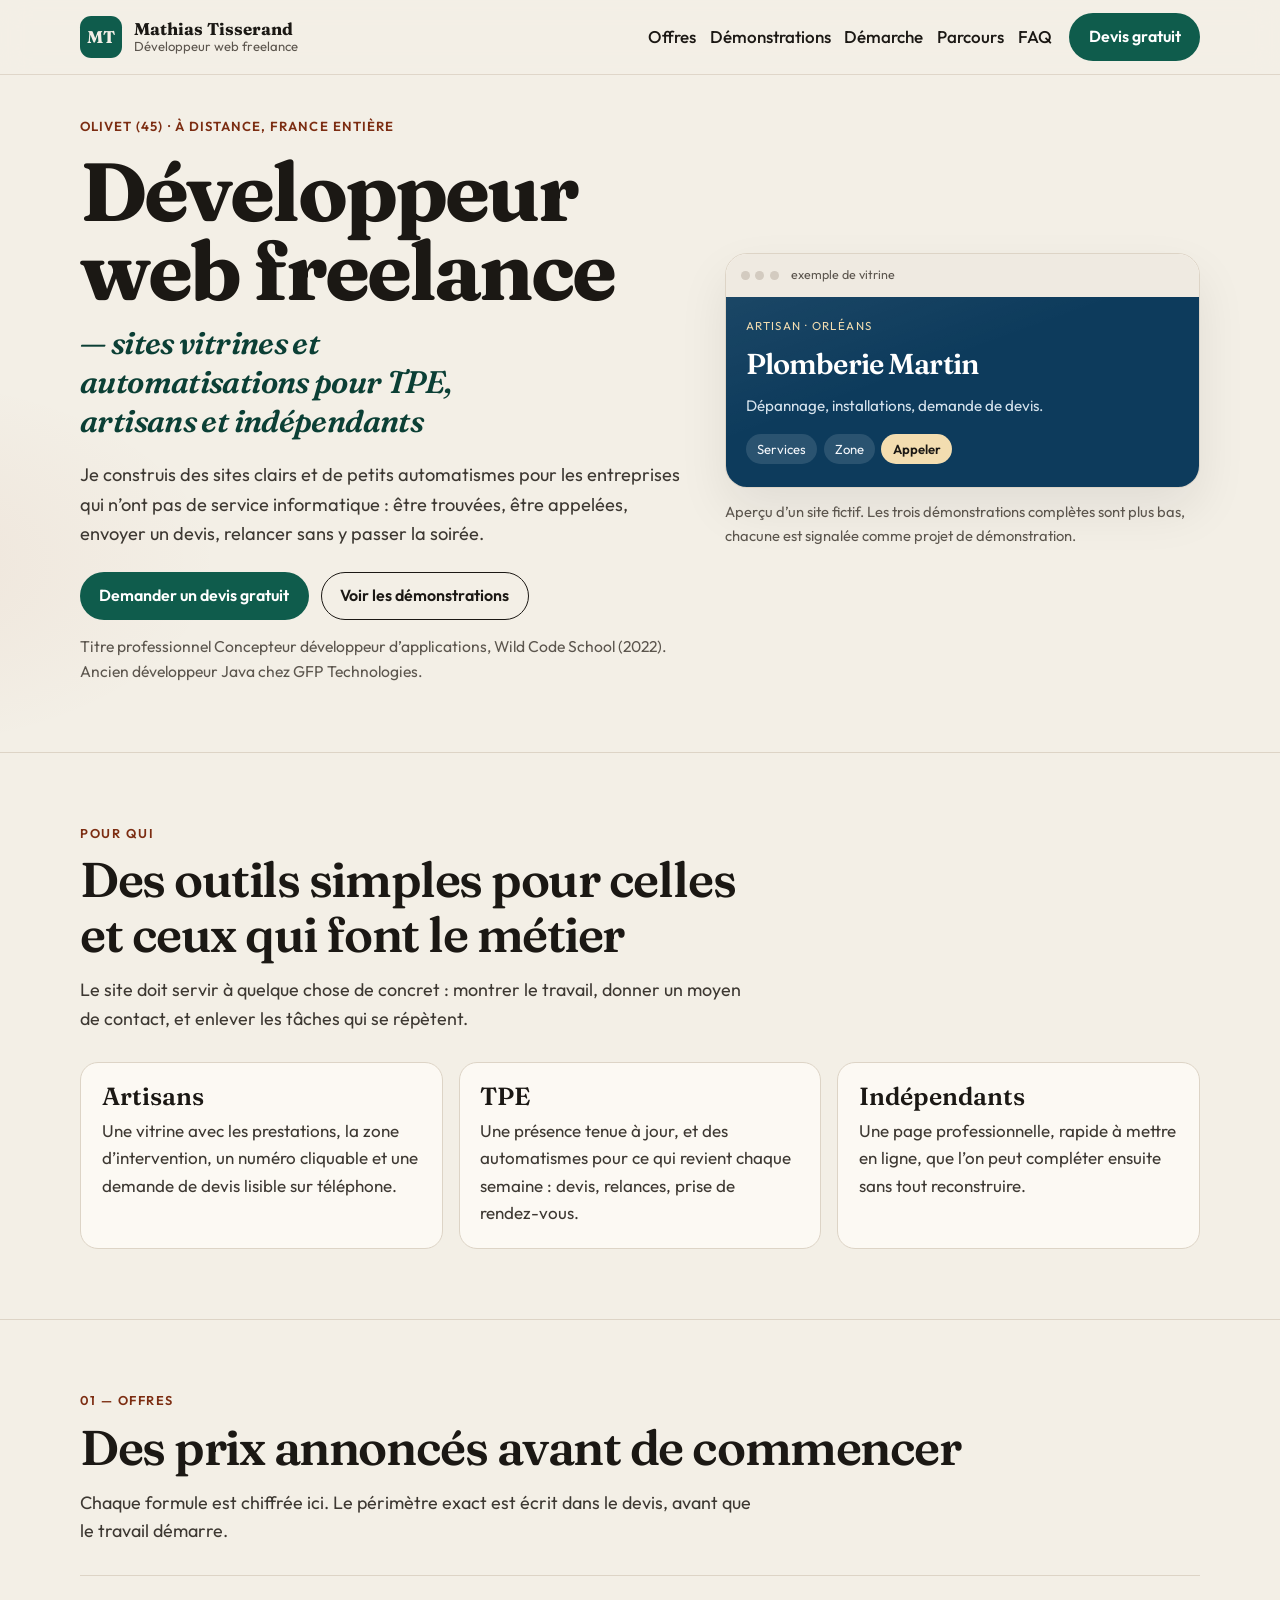
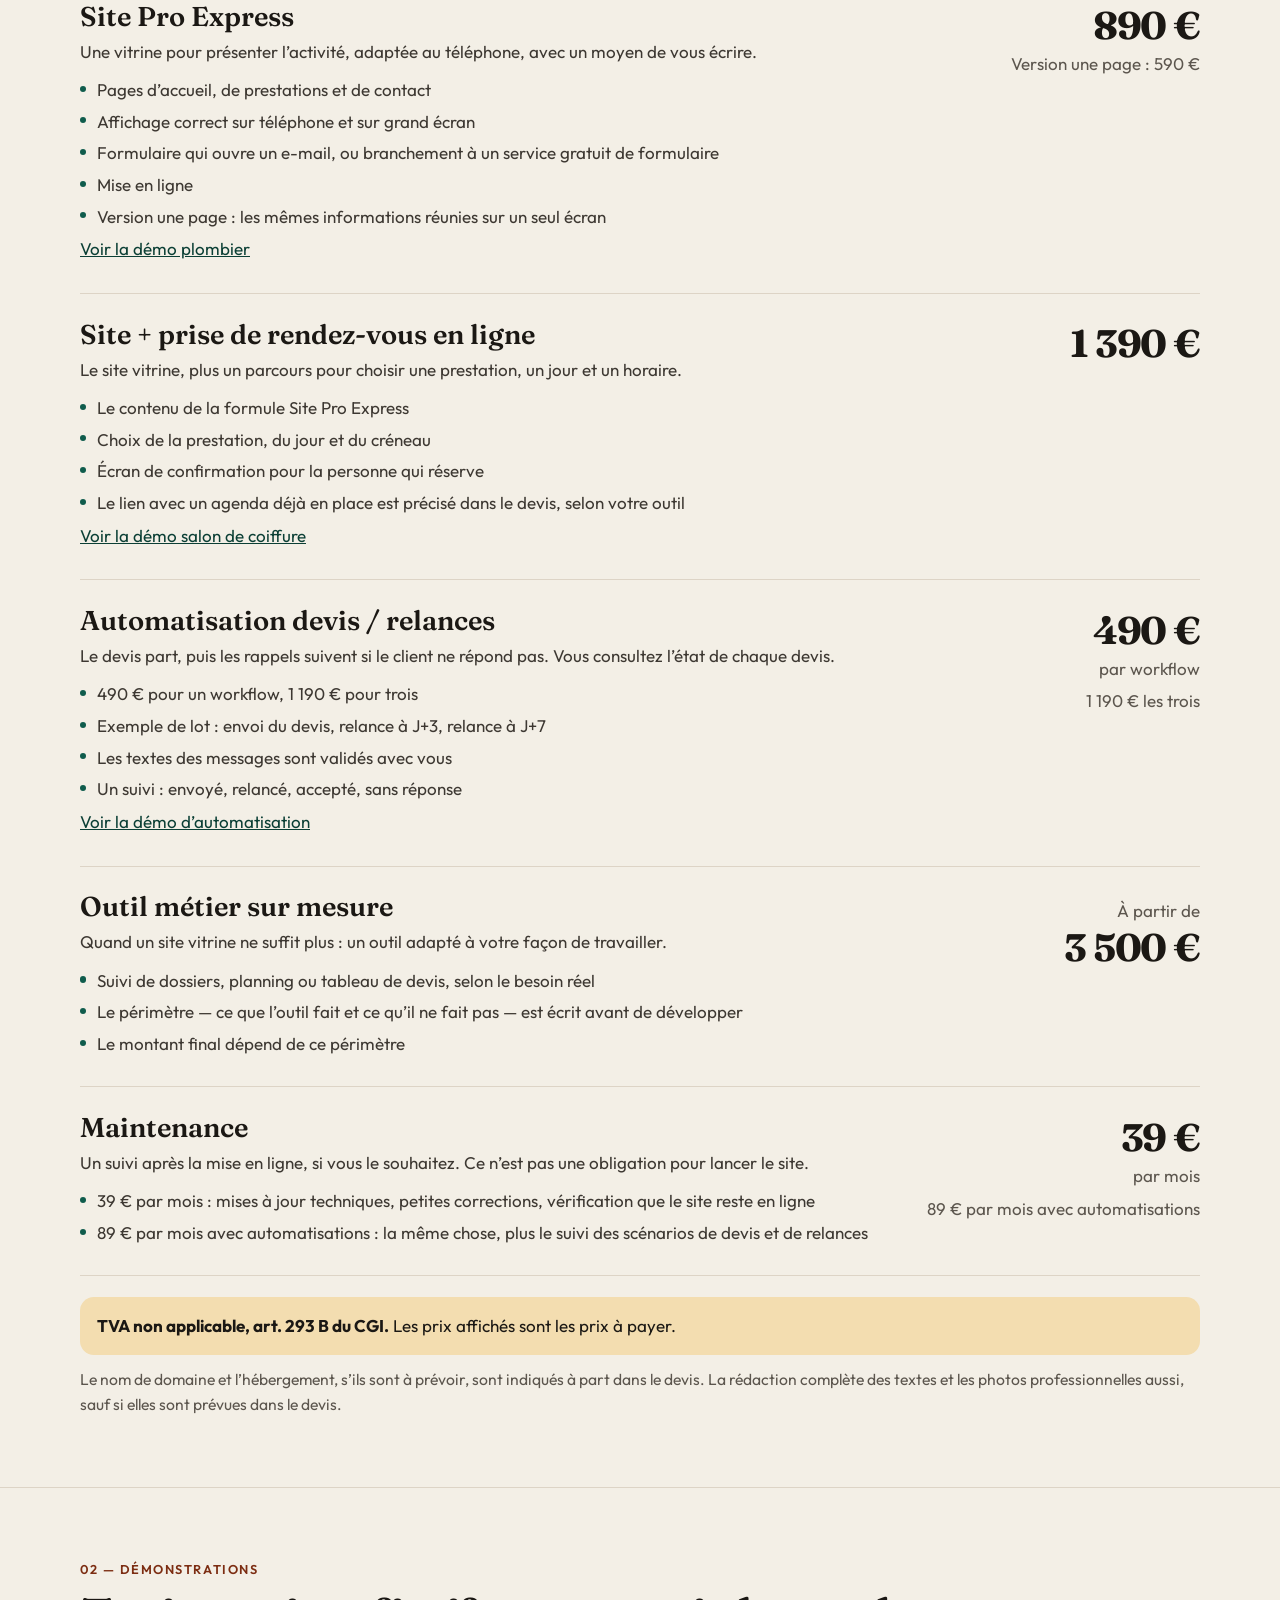
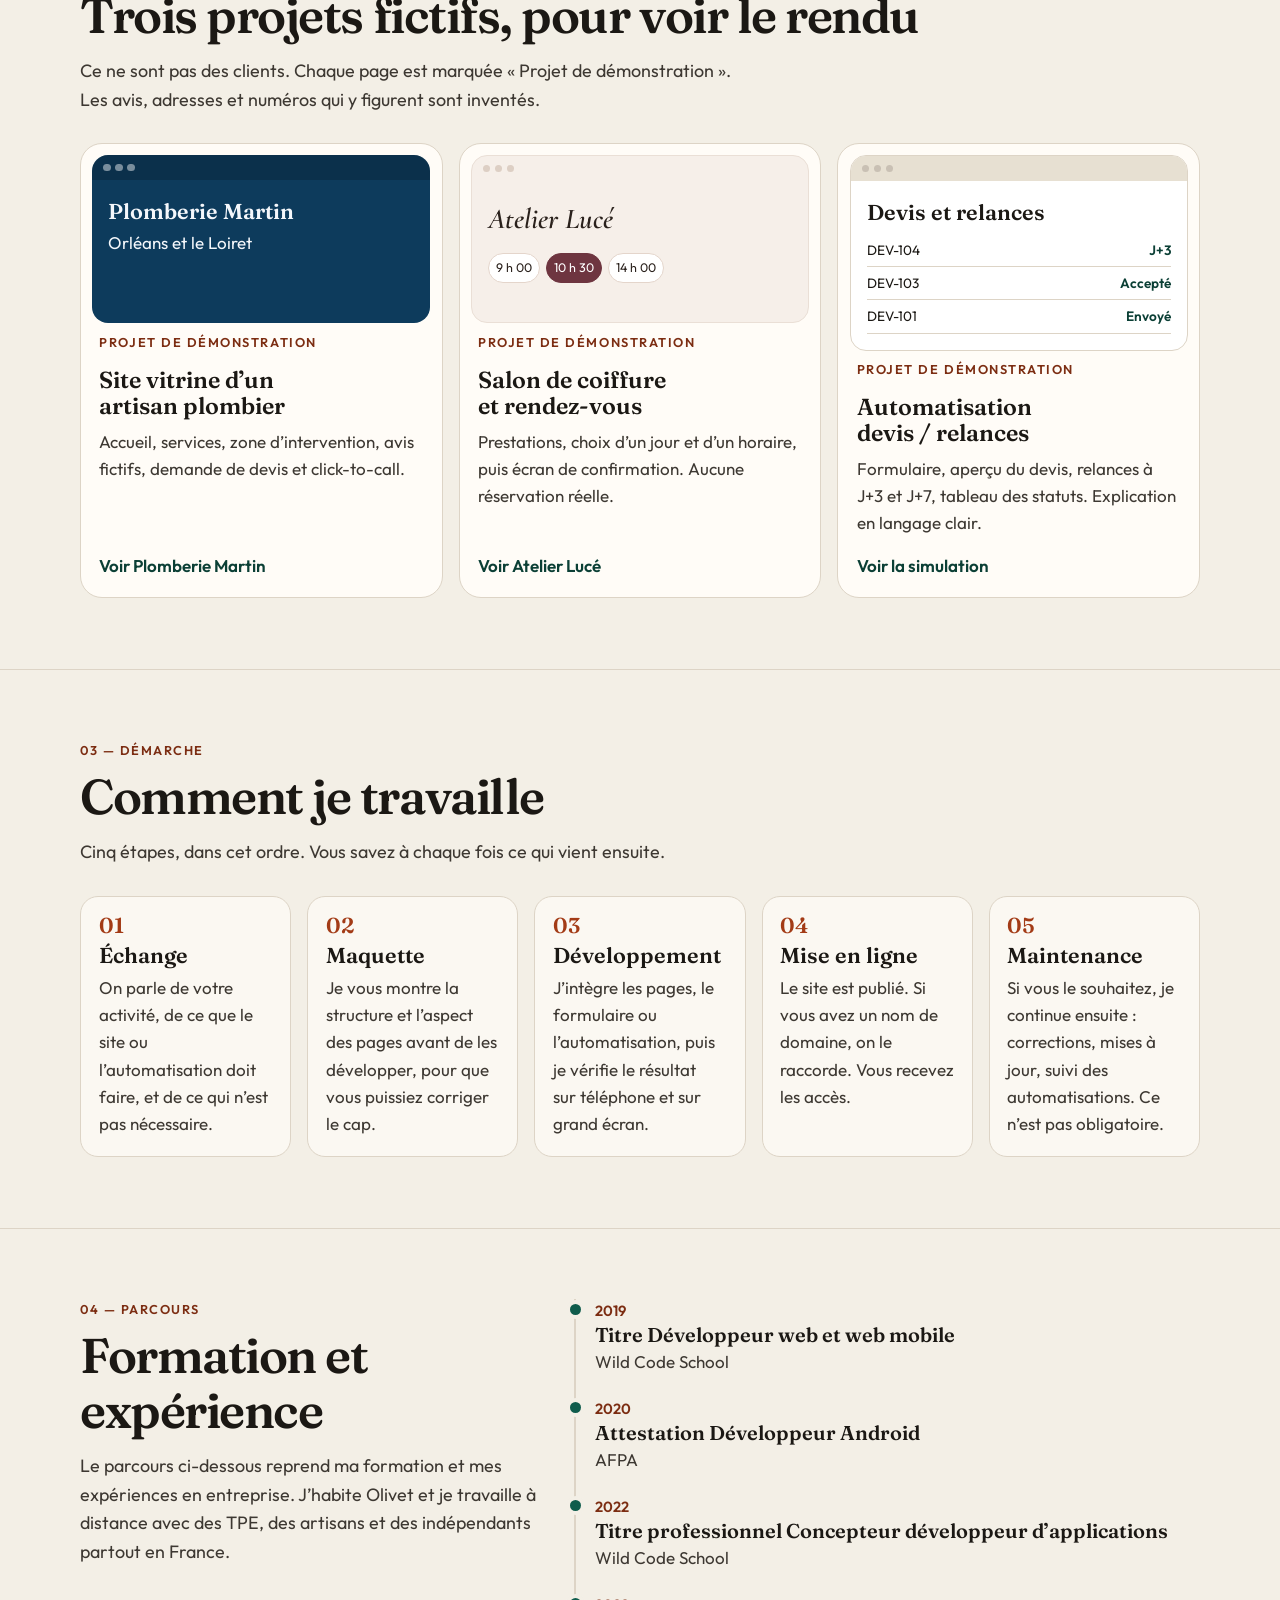
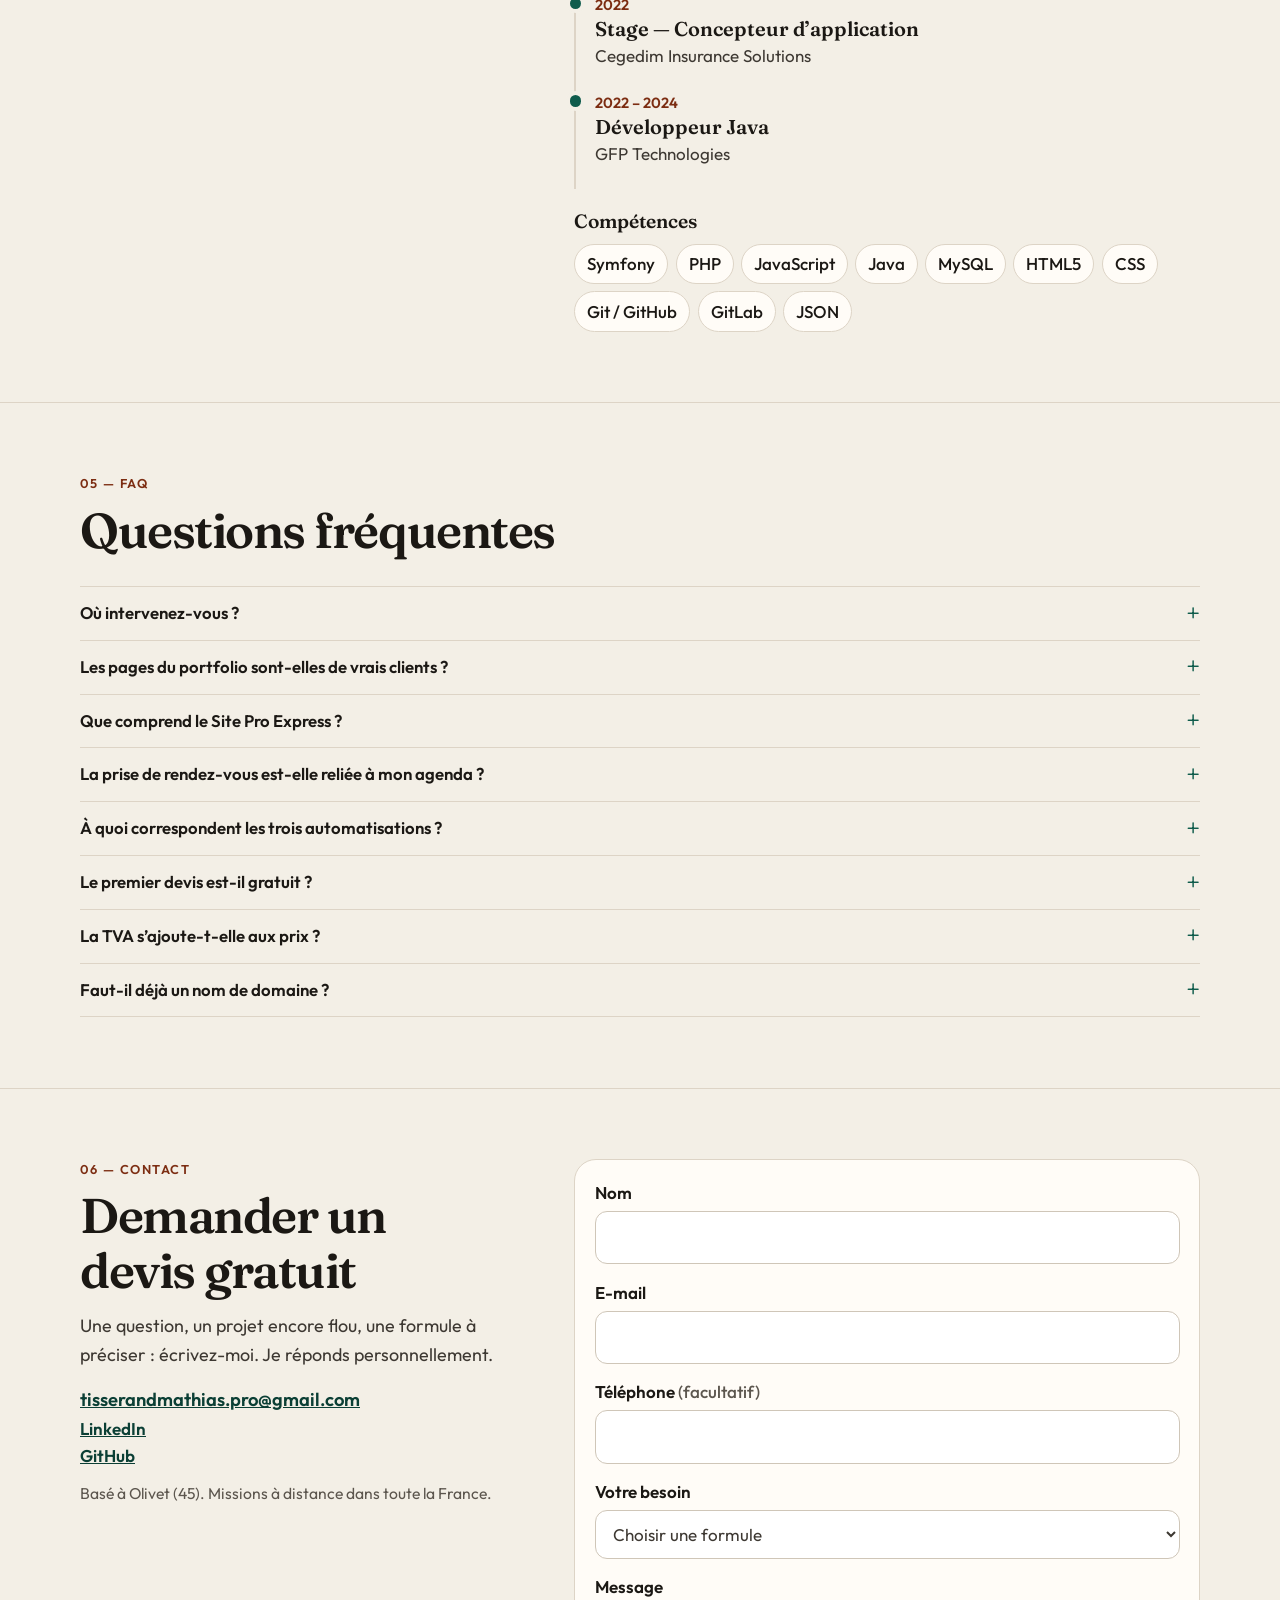
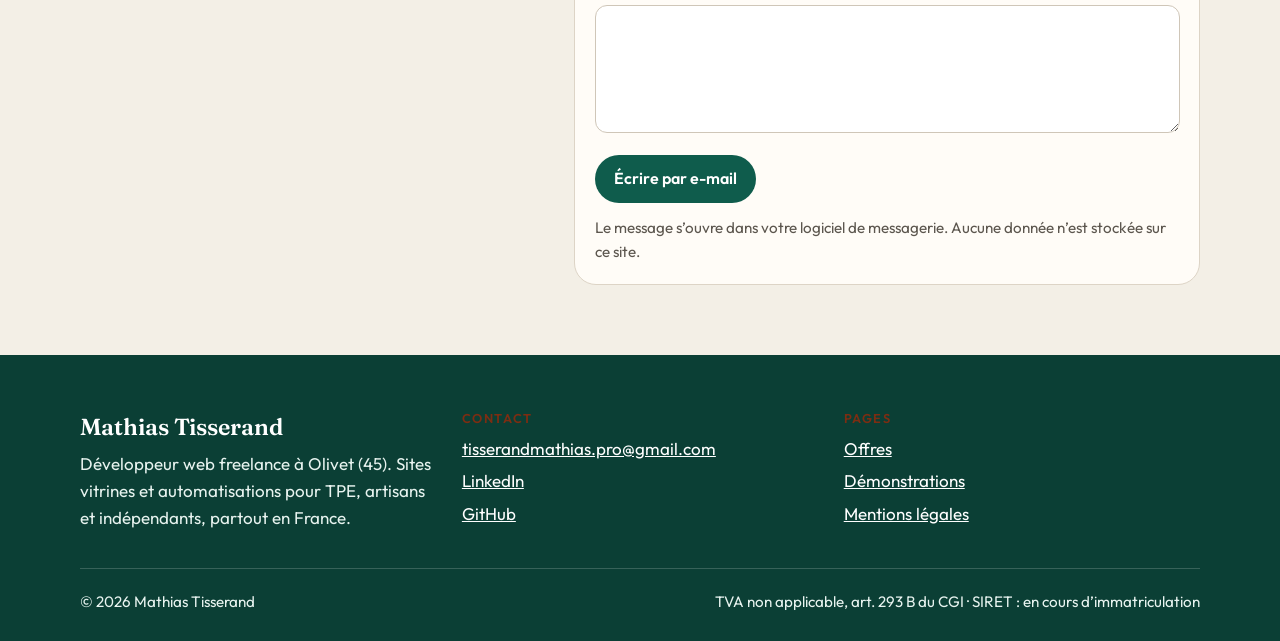
<file: index.html>
<!DOCTYPE html>
<html lang="fr">
<head>
  <meta charset="utf-8">
  <meta name="viewport" content="width=device-width, initial-scale=1">
  <title>Mathias Tisserand — Développeur web freelance à Olivet</title>
  <meta name="description" content="Développeur web freelance à Olivet (45). Sites vitrines et automatisations pour TPE, artisans et indépendants, partout en France. Devis gratuit.">
  <meta name="author" content="Mathias Tisserand">
  <meta name="robots" content="index, follow">
  <meta name="theme-color" content="#0f5c4c">
  <meta name="geo.region" content="FR-45">
  <meta name="geo.placename" content="Olivet">
  <link rel="canonical" href="https://tisserandmat.github.io/">
  <link rel="icon" href="/favicon.svg" type="image/svg+xml">
  <link rel="icon" href="/favicon.ico" sizes="any">
  <link rel="apple-touch-icon" href="/assets/apple-touch-icon.png">
  <link rel="manifest" href="/site.webmanifest">
  <meta property="og:type" content="website">
  <meta property="og:locale" content="fr_FR">
  <meta property="og:site_name" content="Mathias Tisserand">
  <meta property="og:title" content="Mathias Tisserand — Développeur web freelance">
  <meta property="og:description" content="Sites vitrines et automatisations pour TPE, artisans et indépendants. Basé à Olivet, à distance dans toute la France.">
  <meta property="og:url" content="https://tisserandmat.github.io/">
  <meta property="og:image" content="https://tisserandmat.github.io/assets/og-image.png">
  <meta property="og:image:width" content="1200">
  <meta property="og:image:height" content="630">
  <meta property="og:image:alt" content="Mathias Tisserand, développeur web freelance à Olivet. Sites vitrines et automatisations pour TPE, artisans et indépendants.">
  <meta name="twitter:card" content="summary_large_image">
  <meta name="twitter:title" content="Mathias Tisserand — Développeur web freelance">
  <meta name="twitter:description" content="Sites vitrines et automatisations pour TPE, artisans et indépendants. Olivet (45), France entière.">
  <meta name="twitter:image" content="https://tisserandmat.github.io/assets/og-image.png">
  <link rel="me" href="https://github.com/Tisserandmat">
  <link rel="stylesheet" href="/css/fonts.css">
  <link rel="stylesheet" href="/css/fonts-cormorant.css">
  <link rel="stylesheet" href="/css/styles.css">
  <script type="application/ld+json">
  {
    "@context": "https://schema.org",
    "@type": "ProfessionalService",
    "name": "Mathias Tisserand",
    "description": "Développeur web freelance — sites vitrines et automatisations pour TPE, artisans et indépendants.",
    "url": "https://tisserandmat.github.io/",
    "email": "tisserandmathias.pro@gmail.com",
    "image": "https://tisserandmat.github.io/assets/og-image.png",
    "address": {
      "@type": "PostalAddress",
      "addressLocality": "Olivet",
      "postalCode": "45160",
      "addressRegion": "Loiret",
      "addressCountry": "FR"
    },
    "areaServed": {
      "@type": "Country",
      "name": "France"
    },
    "sameAs": [
      "https://www.linkedin.com/in/mathias-tisserand-472317198",
      "https://github.com/Tisserandmat"
    ],
    "knowsAbout": ["Symfony", "PHP", "JavaScript", "Java", "MySQL", "HTML5", "CSS", "Git", "GitHub", "GitLab", "JSON"],
    "makesOffer": [
      {
        "@type": "Offer",
        "name": "Site Pro Express",
        "price": "890",
        "priceCurrency": "EUR",
        "description": "Site vitrine. Version une page : 590 EUR. TVA non applicable, art. 293 B du CGI."
      },
      {
        "@type": "Offer",
        "name": "Site + prise de rendez-vous en ligne",
        "price": "1390",
        "priceCurrency": "EUR"
      },
      {
        "@type": "Offer",
        "name": "Automatisation devis/relances",
        "price": "490",
        "priceCurrency": "EUR",
        "description": "490 EUR par workflow, 1190 EUR les trois."
      },
      {
        "@type": "Offer",
        "name": "Outil métier sur mesure",
        "price": "3500",
        "priceCurrency": "EUR",
        "description": "À partir de 3500 EUR."
      },
      {
        "@type": "Offer",
        "name": "Maintenance",
        "price": "39",
        "priceCurrency": "EUR",
        "description": "39 EUR par mois, ou 89 EUR par mois avec automatisations."
      }
    ]
  }
  </script>
</head>
<body>
  <a class="skip-link" href="#contenu">Aller au contenu</a>
  <header class="site-header">
    <div class="wrap header-bar">
      <a class="logo" href="/">
        <span class="logo__mark" aria-hidden="true">MT</span>
        <span class="logo__text">
          <span class="logo__name">Mathias Tisserand</span>
          <span class="logo__role">Développeur web freelance</span>
        </span>
      </a>
      <nav class="nav" aria-label="Navigation principale">
        <a href="#offres">Offres</a>
        <a href="#demos">Démonstrations</a>
        <a href="#demarche">Démarche</a>
        <a href="#parcours">Parcours</a>
        <a href="#faq">FAQ</a>
        <a class="btn btn-primary nav-cta" href="#contact">Devis gratuit</a>
      </nav>
    </div>
  </header>

  <main id="contenu" tabindex="-1">
    <section class="hero">
      <div class="wrap hero-grid">
        <div>
          <p class="eyebrow">Olivet (45) · à distance, France entière</p>
          <h1>
            <span class="h1-title">Développeur web freelance</span>
            <span class="h1-position">— sites vitrines et automatisations pour TPE, artisans et indépendants</span>
          </h1>
          <p class="lead">Je construis des sites clairs et de petits automatismes pour les entreprises qui n’ont pas de service informatique&nbsp;: être trouvées, être appelées, envoyer un devis, relancer sans y passer la soirée.</p>
          <div class="hero__actions">
            <a class="btn btn-primary" href="#contact">Demander un devis gratuit</a>
            <a class="btn btn-ghost" href="#demos">Voir les démonstrations</a>
          </div>
          <p class="credentials">Titre professionnel Concepteur développeur d’applications, Wild Code School (2022). Ancien développeur Java chez GFP Technologies.</p>
        </div>
        <div class="hero-aside">
          <div class="browser">
            <div class="browser__bar" aria-hidden="true">
              <span></span><span></span><span></span>
              <em>exemple de vitrine</em>
            </div>
            <div class="browser__body">
              <p class="browser__kicker">Artisan · Orléans</p>
              <p class="browser__title">Plomberie Martin</p>
              <p class="browser__text">Dépannage, installations, demande de devis.</p>
              <div class="browser__pills" aria-hidden="true">
                <span>Services</span>
                <span>Zone</span>
                <span class="is-solid">Appeler</span>
              </div>
            </div>
          </div>
          <p class="aside-note">Aperçu d’un site fictif. Les trois démonstrations complètes sont plus bas, chacune est signalée comme projet de démonstration.</p>
        </div>
      </div>
    </section>

    <section class="section" id="pour-qui">
      <div class="wrap">
        <header class="section-head">
          <p class="kicker">Pour qui</p>
          <h2>Des outils simples pour celles et ceux qui font le métier</h2>
          <p class="section-lead">Le site doit servir à quelque chose de concret&nbsp;: montrer le travail, donner un moyen de contact, et enlever les tâches qui se répètent.</p>
        </header>
        <div class="cards-3">
          <article class="card">
            <h3>Artisans</h3>
            <p>Une vitrine avec les prestations, la zone d’intervention, un numéro cliquable et une demande de devis lisible sur téléphone.</p>
          </article>
          <article class="card">
            <h3>TPE</h3>
            <p>Une présence tenue à jour, et des automatismes pour ce qui revient chaque semaine&nbsp;: devis, relances, prise de rendez-vous.</p>
          </article>
          <article class="card">
            <h3>Indépendants</h3>
            <p>Une page professionnelle, rapide à mettre en ligne, que l’on peut compléter ensuite sans tout reconstruire.</p>
          </article>
        </div>
      </div>
    </section>

    <section class="section" id="offres">
      <div class="wrap">
        <header class="section-head">
          <p class="kicker">01 — Offres</p>
          <h2>Des prix annoncés avant de commencer</h2>
          <p class="section-lead">Chaque formule est chiffrée ici. Le périmètre exact est écrit dans le devis, avant que le travail démarre.</p>
        </header>

        <div class="offer-list">
          <article class="offer">
            <div>
              <h3>Site Pro Express</h3>
              <p>Une vitrine pour présenter l’activité, adaptée au téléphone, avec un moyen de vous écrire.</p>
              <ul>
                <li>Pages d’accueil, de prestations et de contact</li>
                <li>Affichage correct sur téléphone et sur grand écran</li>
                <li>Formulaire qui ouvre un e-mail, ou branchement à un service gratuit de formulaire</li>
                <li>Mise en ligne</li>
                <li>Version une page&nbsp;: les mêmes informations réunies sur un seul écran</li>
              </ul>
              <p class="offer__links"><a href="/demos/plomberie-martin/">Voir la démo plombier</a></p>
            </div>
            <p class="offer__price">
              <strong>890&nbsp;€</strong>
              <span class="price-detail">Version une page&nbsp;: 590&nbsp;€</span>
            </p>
          </article>

          <article class="offer">
            <div>
              <h3>Site + prise de rendez-vous en ligne</h3>
              <p>Le site vitrine, plus un parcours pour choisir une prestation, un jour et un horaire.</p>
              <ul>
                <li>Le contenu de la formule Site Pro Express</li>
                <li>Choix de la prestation, du jour et du créneau</li>
                <li>Écran de confirmation pour la personne qui réserve</li>
                <li>Le lien avec un agenda déjà en place est précisé dans le devis, selon votre outil</li>
              </ul>
              <p class="offer__links"><a href="/demos/atelier-luce/">Voir la démo salon de coiffure</a></p>
            </div>
            <p class="offer__price">
              <strong>1&nbsp;390&nbsp;€</strong>
            </p>
          </article>

          <article class="offer">
            <div>
              <h3>Automatisation devis / relances</h3>
              <p>Le devis part, puis les rappels suivent si le client ne répond pas. Vous consultez l’état de chaque devis.</p>
              <ul>
                <li>490&nbsp;€ pour un workflow, 1&nbsp;190&nbsp;€ pour trois</li>
                <li>Exemple de lot&nbsp;: envoi du devis, relance à J+3, relance à J+7</li>
                <li>Les textes des messages sont validés avec vous</li>
                <li>Un suivi&nbsp;: envoyé, relancé, accepté, sans réponse</li>
              </ul>
              <p class="offer__links"><a href="/demos/automatisation-devis/">Voir la démo d’automatisation</a></p>
            </div>
            <p class="offer__price">
              <strong>490&nbsp;€</strong>
              <span class="price-detail">par workflow</span>
              <span class="price-detail">1&nbsp;190&nbsp;€ les trois</span>
            </p>
          </article>

          <article class="offer">
            <div>
              <h3>Outil métier sur mesure</h3>
              <p>Quand un site vitrine ne suffit plus&nbsp;: un outil adapté à votre façon de travailler.</p>
              <ul>
                <li>Suivi de dossiers, planning ou tableau de devis, selon le besoin réel</li>
                <li>Le périmètre — ce que l’outil fait et ce qu’il ne fait pas — est écrit avant de développer</li>
                <li>Le montant final dépend de ce périmètre</li>
              </ul>
            </div>
            <p class="offer__price">
              <span class="price-prefix">À partir de</span>
              <strong>3&nbsp;500&nbsp;€</strong>
            </p>
          </article>

          <article class="offer">
            <div>
              <h3>Maintenance</h3>
              <p>Un suivi après la mise en ligne, si vous le souhaitez. Ce n’est pas une obligation pour lancer le site.</p>
              <ul>
                <li>39&nbsp;€ par mois&nbsp;: mises à jour techniques, petites corrections, vérification que le site reste en ligne</li>
                <li>89&nbsp;€ par mois avec automatisations&nbsp;: la même chose, plus le suivi des scénarios de devis et de relances</li>
              </ul>
            </div>
            <p class="offer__price">
              <strong>39&nbsp;€</strong>
              <span class="price-detail">par mois</span>
              <span class="price-detail">89&nbsp;€ par mois avec automatisations</span>
            </p>
          </article>
        </div>

        <p class="tva-note"><strong>TVA non applicable, art.&nbsp;293&nbsp;B du CGI.</strong> Les prix affichés sont les prix à payer.</p>
        <p class="fine-print">Le nom de domaine et l’hébergement, s’ils sont à prévoir, sont indiqués à part dans le devis. La rédaction complète des textes et les photos professionnelles aussi, sauf si elles sont prévues dans le devis.</p>
      </div>
    </section>

    <section class="section" id="demos">
      <div class="wrap">
        <header class="section-head">
          <p class="kicker">02 — Démonstrations</p>
          <h2>Trois projets fictifs, pour voir le rendu</h2>
          <p class="section-lead">Ce ne sont pas des clients. Chaque page est marquée «&nbsp;Projet de démonstration&nbsp;». Les avis, adresses et numéros qui y figurent sont inventés.</p>
        </header>
        <div class="demo-grid">
          <a class="demo-card" href="/demos/plomberie-martin/">
            <div class="mock mock--plumb" aria-hidden="true">
              <div class="mock__top"><span></span><span></span><span></span></div>
              <div class="mock__body">
                <strong>Plomberie Martin</strong>
                <span>Orléans et le Loiret</span>
              </div>
            </div>
            <p class="kicker">Projet de démonstration</p>
            <h3>Site vitrine d’un artisan plombier</h3>
            <p>Accueil, services, zone d’intervention, avis fictifs, demande de devis et click-to-call.</p>
            <span class="text-link">Voir Plomberie Martin</span>
          </a>
          <a class="demo-card" href="/demos/atelier-luce/">
            <div class="mock mock--salon" aria-hidden="true">
              <div class="mock__top"><span></span><span></span><span></span></div>
              <div class="mock__body">
                <span class="mock__name">Atelier Lucé</span>
                <div class="slot-row">
                  <i>9 h 00</i>
                  <i class="is-on">10 h 30</i>
                  <i>14 h 00</i>
                </div>
              </div>
            </div>
            <p class="kicker">Projet de démonstration</p>
            <h3>Salon de coiffure et rendez-vous</h3>
            <p>Prestations, choix d’un jour et d’un horaire, puis écran de confirmation. Aucune réservation réelle.</p>
            <span class="text-link">Voir Atelier Lucé</span>
          </a>
          <a class="demo-card" href="/demos/automatisation-devis/">
            <div class="mock mock--auto" aria-hidden="true">
              <div class="mock__top"><span></span><span></span><span></span></div>
              <div class="mock__body">
                <strong>Devis et relances</strong>
                <ul class="status-list">
                  <li><span>DEV-104</span> <span class="tag">J+3</span></li>
                  <li><span>DEV-103</span> <span class="tag">Accepté</span></li>
                  <li><span>DEV-101</span> <span class="tag">Envoyé</span></li>
                </ul>
              </div>
            </div>
            <p class="kicker">Projet de démonstration</p>
            <h3>Automatisation devis / relances</h3>
            <p>Formulaire, aperçu du devis, relances à J+3 et J+7, tableau des statuts. Explication en langage clair.</p>
            <span class="text-link">Voir la simulation</span>
          </a>
        </div>
      </div>
    </section>

    <section class="section" id="demarche">
      <div class="wrap">
        <header class="section-head">
          <p class="kicker">03 — Démarche</p>
          <h2>Comment je travaille</h2>
          <p class="section-lead">Cinq étapes, dans cet ordre. Vous savez à chaque fois ce qui vient ensuite.</p>
        </header>
        <ol class="steps">
          <li class="step">
            <h3><span class="step-num" aria-hidden="true">01</span> Échange</h3>
            <p>On parle de votre activité, de ce que le site ou l’automatisation doit faire, et de ce qui n’est pas nécessaire.</p>
          </li>
          <li class="step">
            <h3><span class="step-num" aria-hidden="true">02</span> Maquette</h3>
            <p>Je vous montre la structure et l’aspect des pages avant de les développer, pour que vous puissiez corriger le cap.</p>
          </li>
          <li class="step">
            <h3><span class="step-num" aria-hidden="true">03</span> Développement</h3>
            <p>J’intègre les pages, le formulaire ou l’automatisation, puis je vérifie le résultat sur téléphone et sur grand écran.</p>
          </li>
          <li class="step">
            <h3><span class="step-num" aria-hidden="true">04</span> Mise en ligne</h3>
            <p>Le site est publié. Si vous avez un nom de domaine, on le raccorde. Vous recevez les accès.</p>
          </li>
          <li class="step">
            <h3><span class="step-num" aria-hidden="true">05</span> Maintenance</h3>
            <p>Si vous le souhaitez, je continue ensuite&nbsp;: corrections, mises à jour, suivi des automatisations. Ce n’est pas obligatoire.</p>
          </li>
        </ol>
      </div>
    </section>

    <section class="section" id="parcours">
      <div class="wrap split">
        <header>
          <p class="kicker">04 — Parcours</p>
          <h2>Formation et expérience</h2>
          <p class="section-lead">Le parcours ci-dessous reprend ma formation et mes expériences en entreprise. J’habite Olivet et je travaille à distance avec des TPE, des artisans et des indépendants partout en France.</p>
        </header>
        <div>
          <ol class="timeline">
            <li>
              <p class="when">2019</p>
              <h3>Titre Développeur web et web mobile</h3>
              <p>Wild Code School</p>
            </li>
            <li>
              <p class="when">2020</p>
              <h3>Attestation Développeur Android</h3>
              <p>AFPA</p>
            </li>
            <li>
              <p class="when">2022</p>
              <h3>Titre professionnel Concepteur développeur d’applications</h3>
              <p>Wild Code School</p>
            </li>
            <li>
              <p class="when">2022</p>
              <h3>Stage — Concepteur d’application</h3>
              <p>Cegedim Insurance Solutions</p>
            </li>
            <li>
              <p class="when">2022 – 2024</p>
              <h3>Développeur Java</h3>
              <p>GFP Technologies</p>
            </li>
          </ol>
          <h3 class="skills-title">Compétences</h3>
          <ul class="skills">
            <li>Symfony</li>
            <li>PHP</li>
            <li>JavaScript</li>
            <li>Java</li>
            <li>MySQL</li>
            <li>HTML5</li>
            <li>CSS</li>
            <li>Git / GitHub</li>
            <li>GitLab</li>
            <li>JSON</li>
          </ul>
        </div>
      </div>
    </section>

    <section class="section" id="faq">
      <div class="wrap">
        <header class="section-head">
          <p class="kicker">05 — FAQ</p>
          <h2>Questions fréquentes</h2>
        </header>
        <div class="faq-list">
          <details>
            <summary><h3>Où intervenez-vous&nbsp;?</h3></summary>
            <p>J’habite Olivet, dans le Loiret (45). Je travaille à distance avec des TPE, des artisans et des indépendants partout en France. Les échanges se font par e-mail, téléphone ou visio.</p>
          </details>
          <details>
            <summary><h3>Les pages du portfolio sont-elles de vrais clients&nbsp;?</h3></summary>
            <p>Non. Plomberie Martin, Atelier Lucé et l’outil de devis sont des projets de démonstration. Les entreprises, les avis, les adresses et les numéros sont fictifs. Ils servent à montrer le rendu, pas une liste de références.</p>
          </details>
          <details>
            <summary><h3>Que comprend le Site Pro Express&nbsp;?</h3></summary>
            <p>Une vitrine avec les pages utiles, l’adaptation au téléphone, un formulaire de contact et la mise en ligne, pour 890&nbsp;€. La version une page regroupe ces informations sur un seul écran, pour 590&nbsp;€.</p>
          </details>
          <details>
            <summary><h3>La prise de rendez-vous est-elle reliée à mon agenda&nbsp;?</h3></summary>
            <p>L’offre à 1&nbsp;390&nbsp;€ comprend le parcours visible par vos clients&nbsp;: prestation, date, horaire, confirmation. Le raccordement à un agenda précis se décide dans le devis, selon l’outil que vous utilisez déjà.</p>
          </details>
          <details>
            <summary><h3>À quoi correspondent les trois automatisations&nbsp;?</h3></summary>
            <p>Un workflow coûte 490&nbsp;€. Les trois coûtent 1&nbsp;190&nbsp;€. L’exemple présenté est&nbsp;: envoi du devis, relance trois jours plus tard, dernière relance à sept jours. Les trois workflows peuvent être ajustés avec vous. La <a href="/demos/automatisation-devis/">démonstration</a> montre le déroulé, sans envoyer d’e-mail.</p>
          </details>
          <details>
            <summary><h3>Le premier devis est-il gratuit&nbsp;?</h3></summary>
            <p>Oui. Le premier échange et le devis sont gratuits, sans engagement. Écrivez à <a href="mailto:tisserandmathias.pro@gmail.com">tisserandmathias.pro@gmail.com</a>.</p>
          </details>
          <details>
            <summary><h3>La TVA s’ajoute-t-elle aux prix&nbsp;?</h3></summary>
            <p>Non. TVA non applicable, article 293&nbsp;B du CGI. Les montants affichés sont les montants à payer.</p>
          </details>
          <details>
            <summary><h3>Faut-il déjà un nom de domaine&nbsp;?</h3></summary>
            <p>Non. On peut partir de zéro. Si vous avez déjà un nom de domaine, on le conserve. L’hébergement est choisi selon le projet et indiqué dans le devis. Ce site-ci est un exemple de site statique, simple à publier.</p>
          </details>
        </div>
      </div>
    </section>

    <section class="section" id="contact">
      <div class="wrap contact-grid">
        <div>
          <p class="kicker">06 — Contact</p>
          <h2>Demander un devis gratuit</h2>
          <p class="section-lead">Une question, un projet encore flou, une formule à préciser&nbsp;: écrivez-moi. Je réponds personnellement.</p>
          <ul class="contact-links">
            <li><a class="email-link" href="mailto:tisserandmathias.pro@gmail.com">tisserandmathias.pro@gmail.com</a></li>
            <li><a href="https://www.linkedin.com/in/mathias-tisserand-472317198" target="_blank" rel="me noopener noreferrer">LinkedIn<span class="sr-only"> (s’ouvre dans un nouvel onglet)</span></a></li>
            <li><a href="https://github.com/Tisserandmat" target="_blank" rel="me noopener noreferrer">GitHub<span class="sr-only"> (s’ouvre dans un nouvel onglet)</span></a></li>
          </ul>
          <p class="fine-print">Basé à Olivet (45). Missions à distance dans toute la France.</p>
        </div>
        <form id="contact-form" class="form" action="mailto:tisserandmathias.pro@gmail.com" method="post" enctype="text/plain">
          <div class="field">
            <label for="nom">Nom</label>
            <input id="nom" name="nom" type="text" autocomplete="name" required>
          </div>
          <div class="field">
            <label for="email">E-mail</label>
            <input id="email" name="email" type="email" autocomplete="email" required>
          </div>
          <div class="field">
            <label for="tel">Téléphone <span class="optional">(facultatif)</span></label>
            <input id="tel" name="tel" type="tel" autocomplete="tel">
          </div>
          <div class="field">
            <label for="besoin">Votre besoin</label>
            <select id="besoin" name="besoin" required>
              <option value="">Choisir une formule</option>
              <option>Site Pro Express</option>
              <option>Site une page</option>
              <option>Site + prise de rendez-vous en ligne</option>
              <option>Automatisation devis / relances</option>
              <option>Outil métier sur mesure</option>
              <option>Maintenance</option>
              <option>Autre / je ne sais pas encore</option>
            </select>
          </div>
          <div class="field">
            <label for="message">Message</label>
            <textarea id="message" name="message" required></textarea>
          </div>
          <button class="btn btn-primary" type="submit">Écrire par e-mail</button>
          <p id="form-status" class="form-note" role="status">Le message s’ouvre dans votre logiciel de messagerie. Aucune donnée n’est stockée sur ce site.</p>
          <noscript>
            <p>Sans JavaScript, utilisez directement l’adresse <a href="mailto:tisserandmathias.pro@gmail.com">tisserandmathias.pro@gmail.com</a>.</p>
          </noscript>
        </form>
      </div>
    </section>
  </main>

  <footer class="site-footer">
    <div class="wrap footer-grid">
      <div>
        <p class="footer-title">Mathias Tisserand</p>
        <p>Développeur web freelance à Olivet (45). Sites vitrines et automatisations pour TPE, artisans et indépendants, partout en France.</p>
      </div>
      <div>
        <p class="kicker">Contact</p>
        <ul class="footer-list">
          <li><a href="mailto:tisserandmathias.pro@gmail.com">tisserandmathias.pro@gmail.com</a></li>
          <li><a href="https://www.linkedin.com/in/mathias-tisserand-472317198" target="_blank" rel="me noopener noreferrer">LinkedIn<span class="sr-only"> (s’ouvre dans un nouvel onglet)</span></a></li>
          <li><a href="https://github.com/Tisserandmat" target="_blank" rel="me noopener noreferrer">GitHub<span class="sr-only"> (s’ouvre dans un nouvel onglet)</span></a></li>
        </ul>
      </div>
      <div>
        <p class="kicker">Pages</p>
        <ul class="footer-list">
          <li><a href="#offres">Offres</a></li>
          <li><a href="#demos">Démonstrations</a></li>
          <li><a href="/mentions-legales.html">Mentions légales</a></li>
        </ul>
      </div>
    </div>
    <div class="wrap footer-base">
      <p>© 2026 Mathias Tisserand</p>
      <p>TVA non applicable, art.&nbsp;293&nbsp;B du CGI · SIRET&nbsp;: en cours d’immatriculation</p>
    </div>
  </footer>
  <script src="/js/main.js" defer></script>
</body>
</html>
</file>
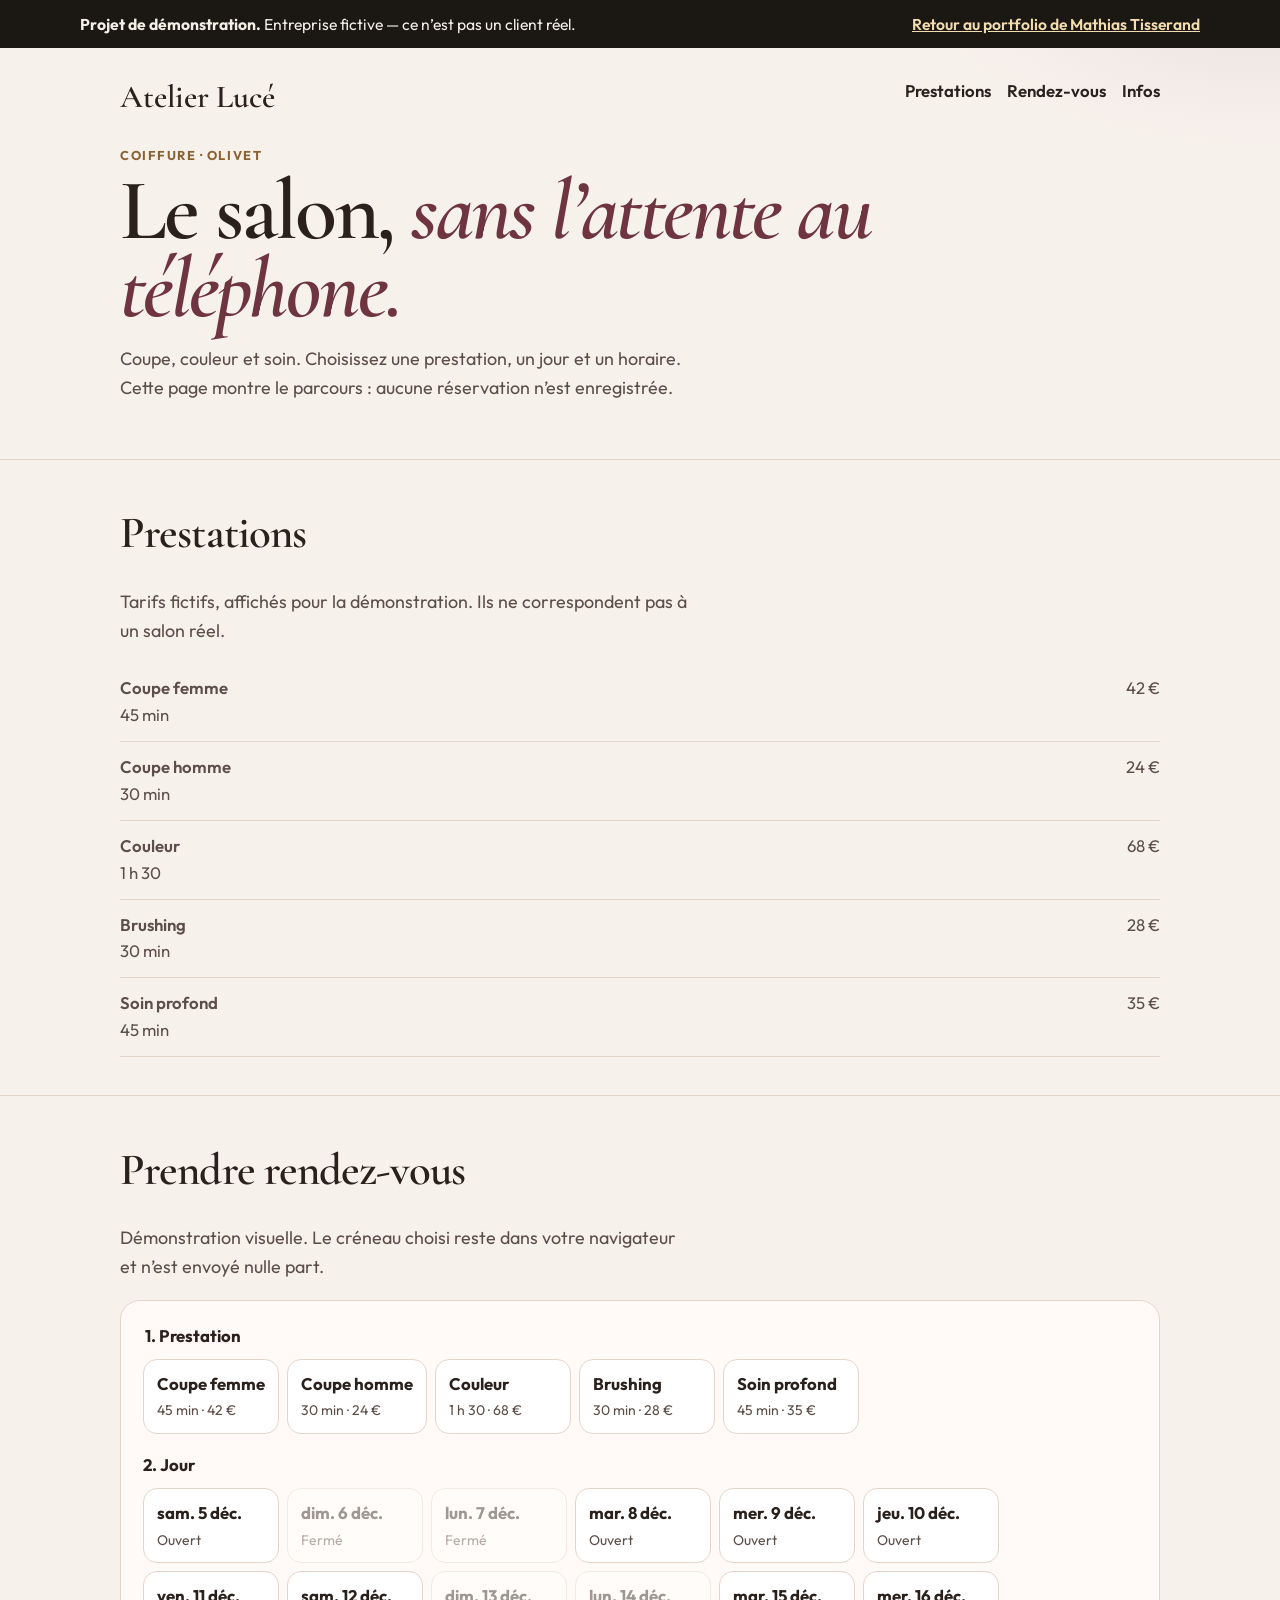
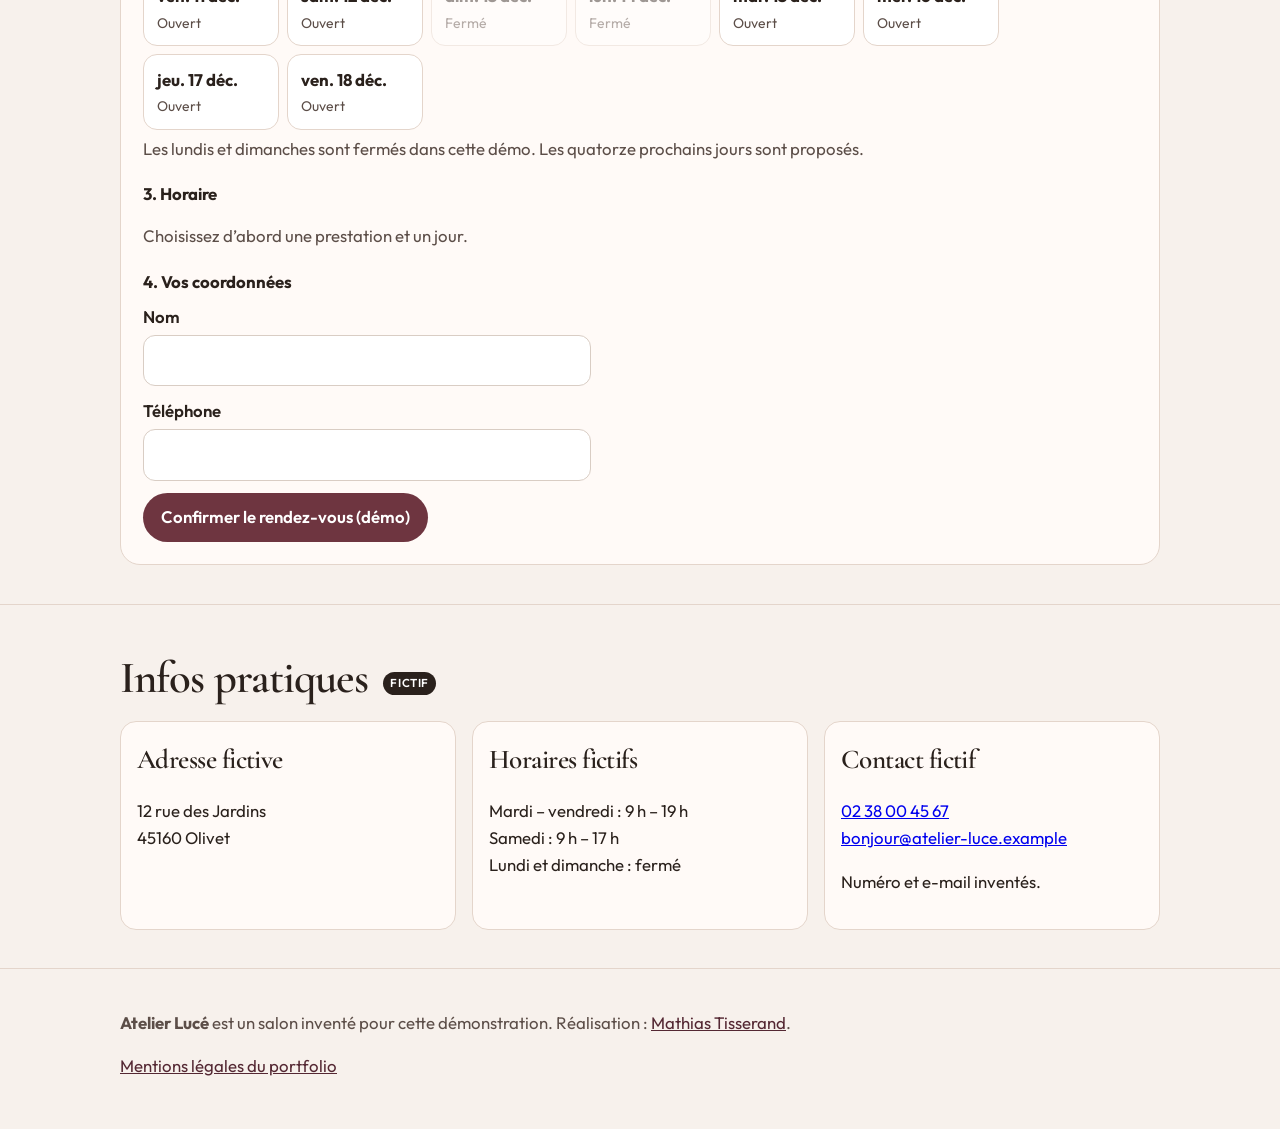
<file: demos/atelier-luce/index.html>
<!DOCTYPE html>
<html lang="fr">
<head>
  <meta charset="utf-8">
  <meta name="viewport" content="width=device-width, initial-scale=1">
  <title>Atelier Lucé — salon de coiffure (projet de démonstration)</title>
  <meta name="description" content="Projet de démonstration : salon de coiffure fictif à Olivet, avec une prise de rendez-vous en ligne simulée, sans réservation réelle.">
  <meta name="robots" content="noindex, follow">
  <meta name="theme-color" content="#6e3540">
  <link rel="canonical" href="https://tisserandmat.github.io/demos/atelier-luce/">
  <link rel="icon" href="/favicon.svg" type="image/svg+xml">
  <meta property="og:title" content="Atelier Lucé — projet de démonstration">
  <meta property="og:description" content="Salon fictif avec réservation en ligne simulée. Aucun rendez-vous n’est enregistré.">
  <meta property="og:type" content="website">
  <meta property="og:locale" content="fr_FR">
  <meta property="og:url" content="https://tisserandmat.github.io/demos/atelier-luce/">
  <meta property="og:image" content="https://tisserandmat.github.io/assets/og-image.png">
  <link rel="stylesheet" href="/css/fonts.css">
  <link rel="stylesheet" href="/css/fonts-cormorant.css">
  <link rel="stylesheet" href="/css/demo-banner.css">
  <link rel="stylesheet" href="coiffure.css">
</head>
<body>
  <div class="demo-banner" role="note">
    <div class="demo-banner__inner">
      <p><strong>Projet de démonstration.</strong> Entreprise fictive — ce n’est pas un client réel.</p>
      <a href="/">Retour au portfolio de Mathias Tisserand</a>
    </div>
  </div>
  <a class="skip-link" href="#contenu">Aller au contenu</a>

  <header class="wrap mast">
    <a class="word" href="#accueil">Atelier Lucé</a>
    <nav aria-label="Pages de la démonstration">
      <a href="#prestations">Prestations</a>
      <a href="#reservation">Rendez-vous</a>
      <a href="#infos">Infos</a>
    </nav>
  </header>

  <main id="contenu" tabindex="-1">
    <section class="hero wrap" id="accueil">
      <p style="margin:0 0 .4rem;letter-spacing:.12em;text-transform:uppercase;font-size:.8rem;font-weight:700;color:#8a6232;">Coiffure · Olivet</p>
      <h1>Le salon, <em>sans l’attente au téléphone.</em></h1>
      <p class="lede">Coupe, couleur et soin. Choisissez une prestation, un jour et un horaire. Cette page montre le parcours&nbsp;: aucune réservation n’est enregistrée.</p>
    </section>

    <section class="section" id="prestations">
      <div class="wrap">
        <h2>Prestations</h2>
        <p class="lede">Tarifs fictifs, affichés pour la démonstration. Ils ne correspondent pas à un salon réel.</p>
        <ul class="price-list">
          <li><span><strong>Coupe femme</strong><br>45&nbsp;min</span><span>42&nbsp;€</span></li>
          <li><span><strong>Coupe homme</strong><br>30&nbsp;min</span><span>24&nbsp;€</span></li>
          <li><span><strong>Couleur</strong><br>1&nbsp;h&nbsp;30</span><span>68&nbsp;€</span></li>
          <li><span><strong>Brushing</strong><br>30&nbsp;min</span><span>28&nbsp;€</span></li>
          <li><span><strong>Soin profond</strong><br>45&nbsp;min</span><span>35&nbsp;€</span></li>
        </ul>
      </div>
    </section>

    <section class="section" id="reservation">
      <div class="wrap">
        <h2>Prendre rendez-vous</h2>
        <p class="lede">Démonstration visuelle. Le créneau choisi reste dans votre navigateur et n’est envoyé nulle part.</p>
        <form id="booking-form" class="booking" novalidate>
          <fieldset class="block" style="border:0;padding:0;margin:0;">
            <legend class="group-label">1. Prestation</legend>
            <div class="choices" id="services">
              <label class="choice">
                <input type="radio" name="service" value="coupe-femme" data-name="Coupe femme" data-minutes="45" data-price="42" required>
                <strong>Coupe femme</strong>
                <small>45&nbsp;min · 42&nbsp;€</small>
              </label>
              <label class="choice">
                <input type="radio" name="service" value="coupe-homme" data-name="Coupe homme" data-minutes="30" data-price="24">
                <strong>Coupe homme</strong>
                <small>30&nbsp;min · 24&nbsp;€</small>
              </label>
              <label class="choice">
                <input type="radio" name="service" value="couleur" data-name="Couleur" data-minutes="90" data-price="68">
                <strong>Couleur</strong>
                <small>1&nbsp;h&nbsp;30 · 68&nbsp;€</small>
              </label>
              <label class="choice">
                <input type="radio" name="service" value="brushing" data-name="Brushing" data-minutes="30" data-price="28">
                <strong>Brushing</strong>
                <small>30&nbsp;min · 28&nbsp;€</small>
              </label>
              <label class="choice">
                <input type="radio" name="service" value="soin" data-name="Soin profond" data-minutes="45" data-price="35">
                <strong>Soin profond</strong>
                <small>45&nbsp;min · 35&nbsp;€</small>
              </label>
            </div>
          </fieldset>

          <div class="block">
            <p class="group-label" id="days-label">2. Jour</p>
            <div class="choices" id="days" role="group" aria-labelledby="days-label"></div>
            <p class="hint">Les lundis et dimanches sont fermés dans cette démo. Les quatorze prochains jours sont proposés.</p>
          </div>

          <div class="block">
            <p class="group-label" id="times-label">3. Horaire</p>
            <div class="choices" id="times" role="group" aria-labelledby="times-label"></div>
            <p class="hint" id="times-hint">Choisissez d’abord une prestation et un jour.</p>
          </div>

          <div class="block">
            <p class="group-label">4. Vos coordonnées</p>
            <div class="field">
              <label class="plain" for="nom">Nom</label>
              <input id="nom" name="nom" type="text" autocomplete="name" required>
            </div>
            <div class="field">
              <label class="plain" for="tel">Téléphone</label>
              <input id="tel" name="tel" type="tel" autocomplete="tel" required>
            </div>
          </div>

          <p class="error" id="booking-error" role="alert" hidden></p>
          <button class="btn" type="submit">Confirmer le rendez-vous (démo)</button>
        </form>

        <div id="confirmation" class="confirm" hidden>
          <h2 id="conf-title" tabindex="-1">Demande fictive confirmée</h2>
          <p>Aucune réservation n’a été transmise au salon. Voici l’écran qu’une cliente verrait.</p>
          <dl>
            <dt>Prestation</dt>
            <dd id="conf-service"></dd>
            <dt>Quand</dt>
            <dd id="conf-when"></dd>
            <dt>Durée</dt>
            <dd id="conf-duration"></dd>
            <dt>Tarif affiché</dt>
            <dd id="conf-price"></dd>
            <dt>Nom</dt>
            <dd id="conf-nom"></dd>
            <dt>Téléphone</dt>
            <dd id="conf-tel"></dd>
          </dl>
          <button class="btn" id="booking-reset" type="button">Faire une autre démonstration</button>
        </div>
        <noscript>
          <p>La réservation interactive a besoin de JavaScript. Ceci est un exemple d’interface, sans prise de rendez-vous réelle.</p>
        </noscript>
      </div>
    </section>

    <section class="section" id="infos">
      <div class="wrap">
        <h2>Infos pratiques <span class="badge">Fictif</span></h2>
        <div class="info-grid">
          <article class="info-card">
            <h3>Adresse fictive</h3>
            <p>12 rue des Jardins<br>45160 Olivet</p>
          </article>
          <article class="info-card">
            <h3>Horaires fictifs</h3>
            <p>Mardi – vendredi&nbsp;: 9&nbsp;h – 19&nbsp;h<br>Samedi&nbsp;: 9&nbsp;h – 17&nbsp;h<br>Lundi et dimanche&nbsp;: fermé</p>
          </article>
          <article class="info-card">
            <h3>Contact fictif</h3>
            <p><a href="tel:+33238004567">02&nbsp;38&nbsp;00&nbsp;45&nbsp;67</a><br><a href="mailto:bonjour@atelier-luce.example">bonjour@atelier-luce.example</a></p>
            <p>Numéro et e-mail inventés.</p>
          </article>
        </div>
      </div>
    </section>
  </main>

  <footer class="site-footer">
    <div class="wrap">
      <p><strong>Atelier Lucé</strong> est un salon inventé pour cette démonstration. Réalisation&nbsp;: <a href="/">Mathias Tisserand</a>.</p>
      <p><a href="/mentions-legales.html">Mentions légales du portfolio</a></p>
    </div>
  </footer>
  <script src="coiffure.js" defer></script>
</body>
</html>
</file>
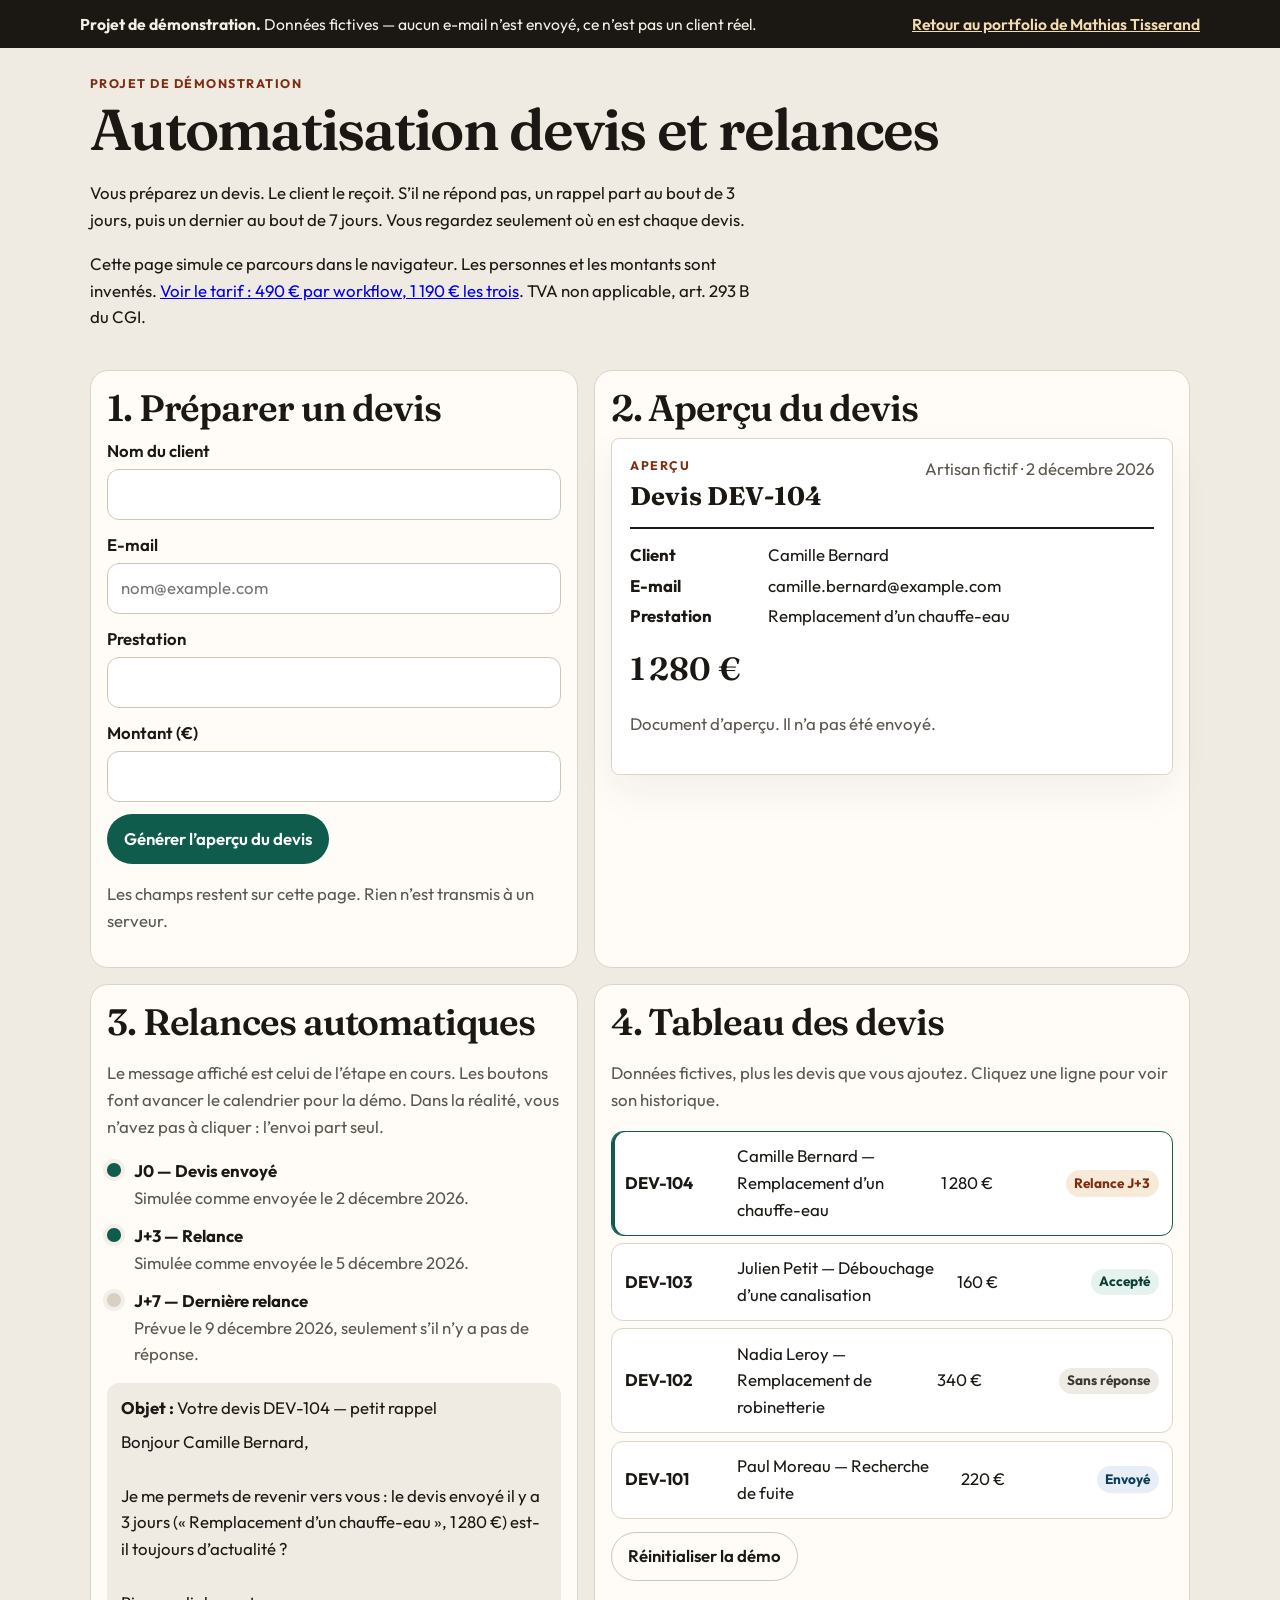
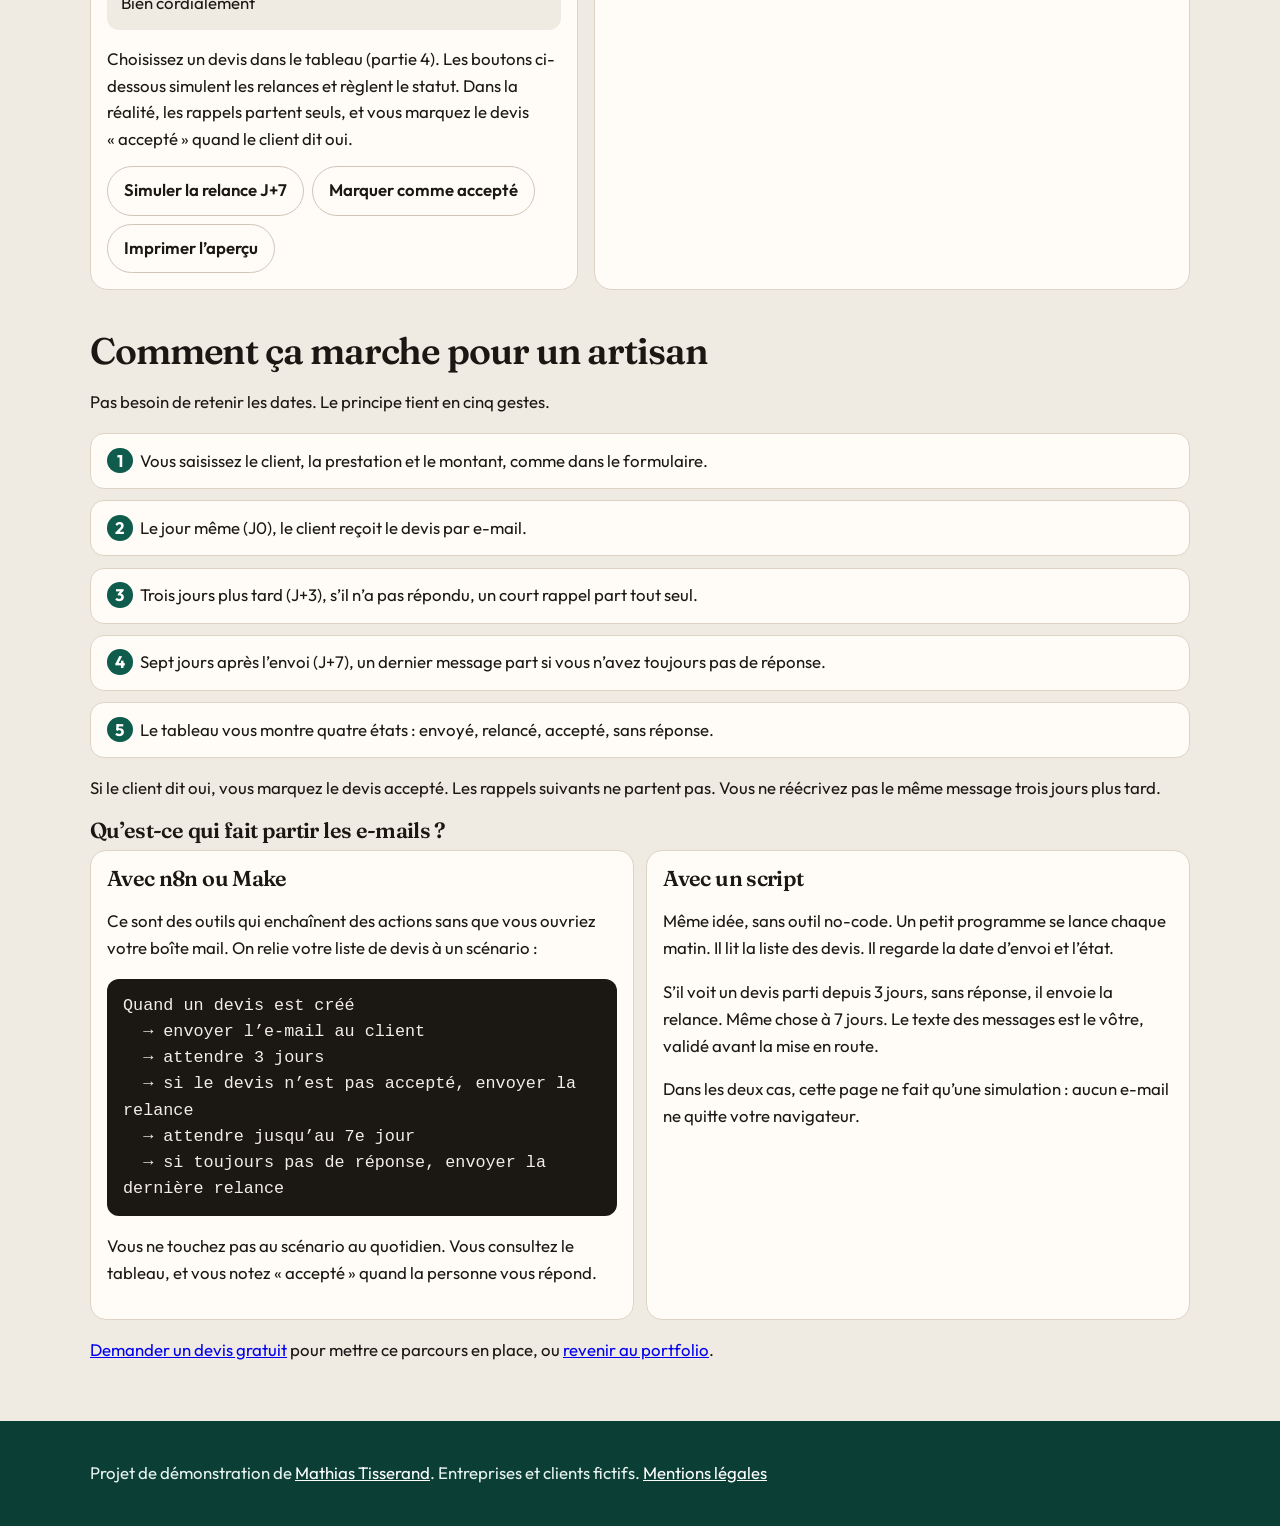
<file: demos/automatisation-devis/index.html>
<!DOCTYPE html>
<html lang="fr">
<head>
  <meta charset="utf-8">
  <meta name="viewport" content="width=device-width, initial-scale=1">
  <title>Automatisation devis et relances — projet de démonstration</title>
  <meta name="description" content="Projet de démonstration : simulation d’un devis, de relances à J+3 et J+7, et d’un tableau de suivi. Aucun e-mail n’est envoyé.">
  <meta name="robots" content="noindex, follow">
  <meta name="theme-color" content="#0f5c4c">
  <link rel="canonical" href="https://tisserandmat.github.io/demos/automatisation-devis/">
  <link rel="icon" href="/favicon.svg" type="image/svg+xml">
  <meta property="og:title" content="Automatisation devis et relances — démonstration">
  <meta property="og:description" content="Simulation fictive : devis, relances J+3 et J+7, tableau des statuts. Explication pour un artisan.">
  <meta property="og:type" content="website">
  <meta property="og:locale" content="fr_FR">
  <meta property="og:url" content="https://tisserandmat.github.io/demos/automatisation-devis/">
  <meta property="og:image" content="https://tisserandmat.github.io/assets/og-image.png">
  <link rel="stylesheet" href="/css/fonts.css">
  <link rel="stylesheet" href="/css/demo-banner.css">
  <link rel="stylesheet" href="automatisation.css">
</head>
<body>
  <div class="demo-banner" role="note">
    <div class="demo-banner__inner">
      <p><strong>Projet de démonstration.</strong> Données fictives — aucun e-mail n’est envoyé, ce n’est pas un client réel.</p>
      <a href="/">Retour au portfolio de Mathias Tisserand</a>
    </div>
  </div>
  <a class="skip-link" href="#contenu">Aller au contenu</a>

  <main id="contenu" tabindex="-1">
    <header class="wrap page-head">
      <p class="kicker">Projet de démonstration</p>
      <h1>Automatisation devis et relances</h1>
      <p>Vous préparez un devis. Le client le reçoit. S’il ne répond pas, un rappel part au bout de 3 jours, puis un dernier au bout de 7 jours. Vous regardez seulement où en est chaque devis.</p>
      <p>Cette page simule ce parcours dans le navigateur. Les personnes et les montants sont inventés. <a href="/#offres">Voir le tarif&nbsp;: 490&nbsp;€ par workflow, 1&nbsp;190&nbsp;€ les trois</a>. TVA non applicable, art.&nbsp;293&nbsp;B du CGI.</p>
    </header>

    <div class="wrap app">
      <section class="panel" aria-labelledby="form-title">
        <h2 id="form-title">1. Préparer un devis</h2>
        <form id="quote-form">
          <div class="field">
            <label for="client">Nom du client</label>
            <input id="client" name="client" type="text" autocomplete="name" required>
          </div>
          <div class="field">
            <label for="email">E-mail</label>
            <input id="email" name="email" type="email" autocomplete="email" placeholder="nom@example.com" required>
          </div>
          <div class="field">
            <label for="prestation">Prestation</label>
            <input id="prestation" name="prestation" type="text" required>
          </div>
          <div class="field">
            <label for="montant">Montant (€)</label>
            <input id="montant" name="montant" type="number" min="1" step="1" inputmode="numeric" required>
          </div>
          <button class="btn" type="submit">Générer l’aperçu du devis</button>
        </form>
        <p class="muted">Les champs restent sur cette page. Rien n’est transmis à un serveur.</p>
      </section>

      <section class="panel" aria-labelledby="preview-title">
        <h2 id="preview-title" tabindex="-1">2. Aperçu du devis</h2>
        <div class="paper" id="paper">
          <div class="paper-top">
            <div>
              <p class="kicker">Aperçu</p>
              <strong>Devis DEV-104</strong>
            </div>
            <p class="muted" style="margin:0;">Artisan fictif</p>
          </div>
          <dl class="sheet">
            <dt>Client</dt><dd>Camille Bernard</dd>
            <dt>E-mail</dt><dd>camille.bernard@example.com</dd>
            <dt>Prestation</dt><dd>Remplacement d’un chauffe-eau</dd>
          </dl>
          <p class="amount">1&nbsp;280&nbsp;€</p>
          <p class="muted">Exemple statique. Avec JavaScript, le formulaire met à jour cet aperçu. Rien n’est envoyé.</p>
        </div>
      </section>

      <section class="panel" id="timeline-panel" aria-labelledby="timeline-title">
        <h2 id="timeline-title">3. Relances automatiques</h2>
        <p class="muted">Le message affiché est celui de l’étape en cours. Les boutons font avancer le calendrier pour la démo. Dans la réalité, vous n’avez pas à cliquer&nbsp;: l’envoi part seul.</p>
        <ol class="timeline" id="timeline"></ol>
        <div class="letter" id="letter"></div>
        <p class="actions-note">Choisissez un devis dans le tableau (partie&nbsp;4). Les boutons ci-dessous simulent les relances et règlent le statut. Dans la réalité, les rappels partent seuls, et vous marquez le devis «&nbsp;accepté&nbsp;» quand le client dit oui.</p>
        <div class="actions" id="quote-actions"></div>
      </section>

      <section class="panel" id="dashboard-panel" aria-labelledby="dash-title">
        <h2 id="dash-title">4. Tableau des devis</h2>
        <p class="muted">Données fictives, plus les devis que vous ajoutez. Cliquez une ligne pour voir son historique.</p>
        <ul class="quote-list" id="quote-list"></ul>
        <div class="actions">
          <button class="btn btn-ghost" id="reset-demo" type="button">Réinitialiser la démo</button>
        </div>
      </section>
    </div>

    <p id="live" class="sr-only" aria-live="polite"></p>

    <section class="wrap explain" id="comment-ca-marche">
      <h2>Comment ça marche pour un artisan</h2>
      <p>Pas besoin de retenir les dates. Le principe tient en cinq gestes.</p>
      <ol class="steps">
        <li>Vous saisissez le client, la prestation et le montant, comme dans le formulaire.</li>
        <li>Le jour même (J0), le client reçoit le devis par e-mail.</li>
        <li>Trois jours plus tard (J+3), s’il n’a pas répondu, un court rappel part tout seul.</li>
        <li>Sept jours après l’envoi (J+7), un dernier message part si vous n’avez toujours pas de réponse.</li>
        <li>Le tableau vous montre quatre états&nbsp;: envoyé, relancé, accepté, sans réponse.</li>
      </ol>
      <p>Si le client dit oui, vous marquez le devis accepté. Les rappels suivants ne partent pas. Vous ne réécrivez pas le même message trois jours plus tard.</p>

      <h3>Qu’est-ce qui fait partir les e-mails&nbsp;?</h3>
      <div class="methods">
        <article>
          <h3>Avec n8n ou Make</h3>
          <p>Ce sont des outils qui enchaînent des actions sans que vous ouvriez votre boîte mail. On relie votre liste de devis à un scénario&nbsp;:</p>
          <pre class="flow">Quand un devis est créé
  → envoyer l’e-mail au client
  → attendre 3 jours
  → si le devis n’est pas accepté, envoyer la relance
  → attendre jusqu’au 7e jour
  → si toujours pas de réponse, envoyer la dernière relance</pre>
          <p>Vous ne touchez pas au scénario au quotidien. Vous consultez le tableau, et vous notez «&nbsp;accepté&nbsp;» quand la personne vous répond.</p>
        </article>
        <article>
          <h3>Avec un script</h3>
          <p>Même idée, sans outil no-code. Un petit programme se lance chaque matin. Il lit la liste des devis. Il regarde la date d’envoi et l’état.</p>
          <p>S’il voit un devis parti depuis 3 jours, sans réponse, il envoie la relance. Même chose à 7 jours. Le texte des messages est le vôtre, validé avant la mise en route.</p>
          <p>Dans les deux cas, cette page ne fait qu’une simulation&nbsp;: aucun e-mail ne quitte votre navigateur.</p>
        </article>
      </div>
      <p><a href="/#contact">Demander un devis gratuit</a> pour mettre ce parcours en place, ou <a href="/">revenir au portfolio</a>.</p>
    </section>
  </main>

  <footer class="site-footer">
    <div class="wrap">
      <p>Projet de démonstration de <a href="/">Mathias Tisserand</a>. Entreprises et clients fictifs. <a href="/mentions-legales.html">Mentions légales</a></p>
    </div>
  </footer>
  <noscript>
    <div class="wrap">
      <p>La simulation interactive a besoin de JavaScript. Le principe est décrit dans la page, et aucun e-mail n’est envoyé.</p>
    </div>
  </noscript>
  <script src="automatisation.js" defer></script>
</body>
</html>
</file>
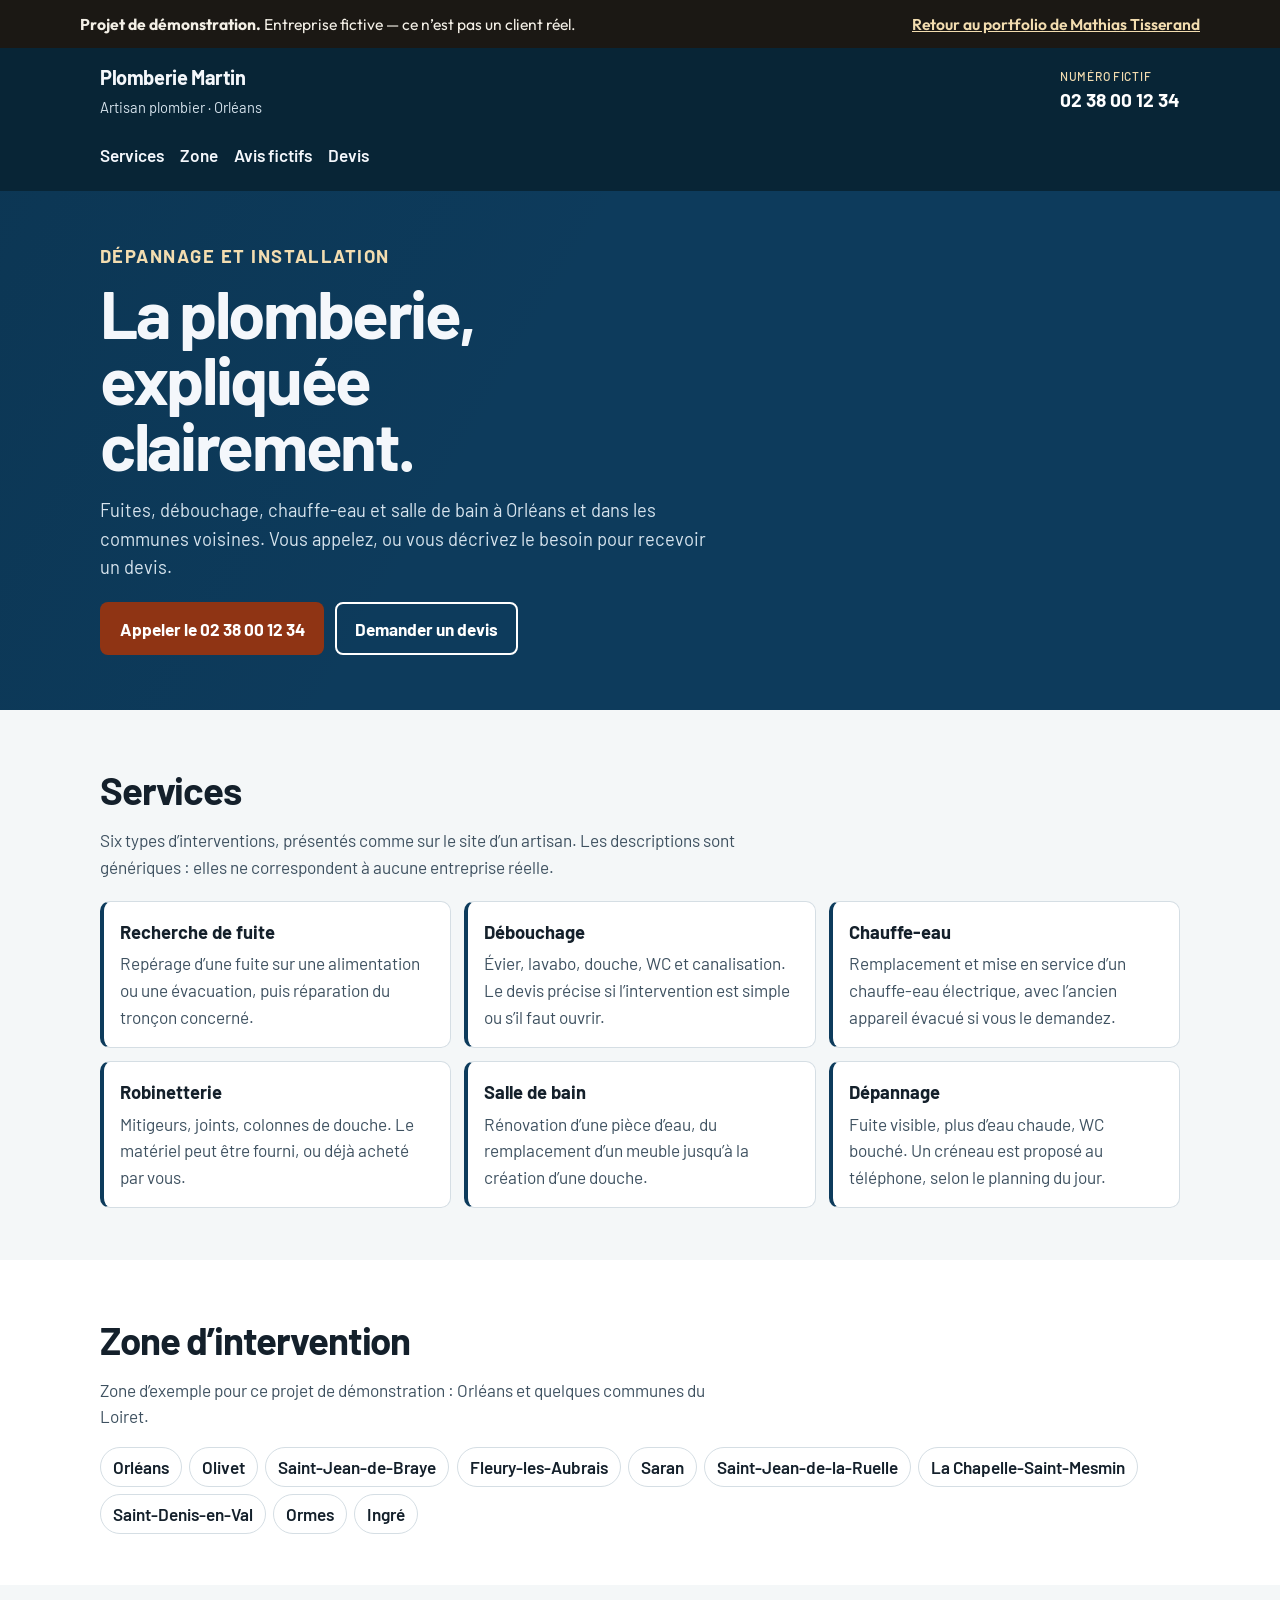
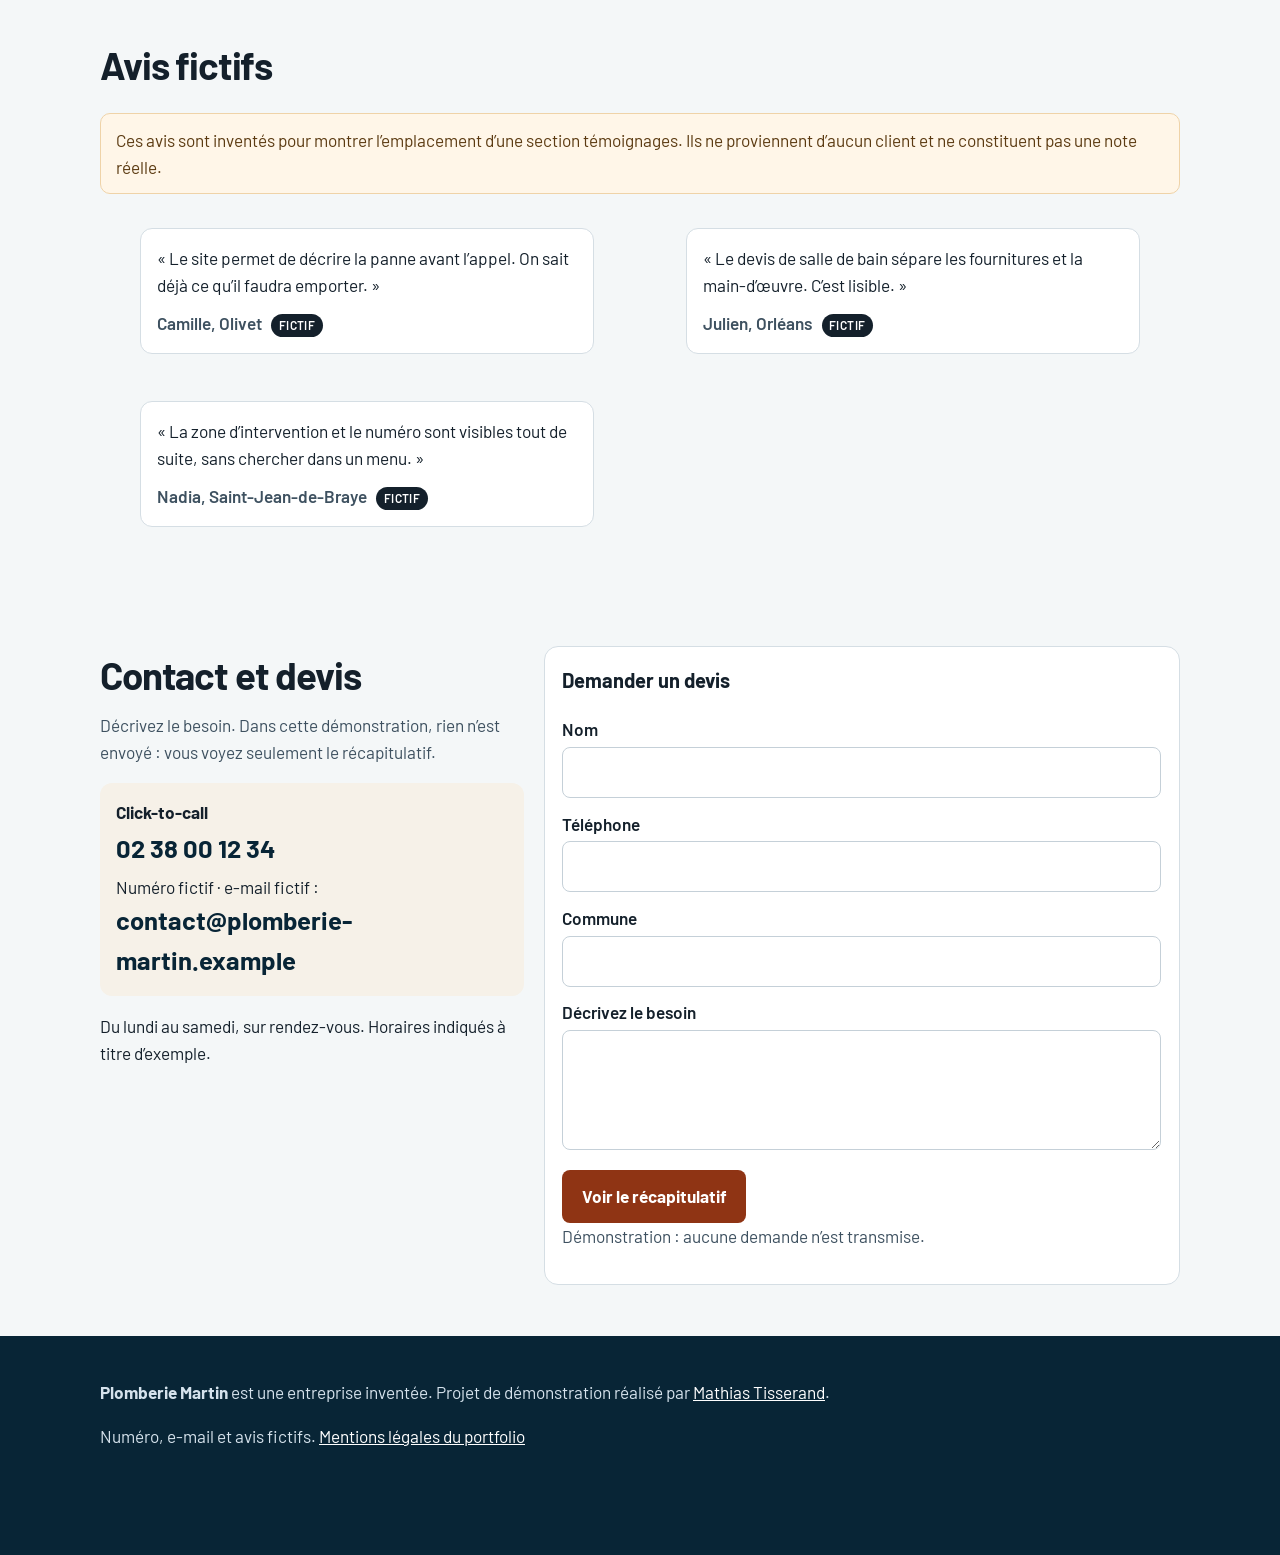
<file: demos/plomberie-martin/index.html>
<!DOCTYPE html>
<html lang="fr">
<head>
  <meta charset="utf-8">
  <meta name="viewport" content="width=device-width, initial-scale=1">
  <title>Plomberie Martin — site vitrine (projet de démonstration)</title>
  <meta name="description" content="Projet de démonstration : site vitrine fictif d’un plombier à Orléans. Services, zone d’intervention, avis fictifs, devis et click-to-call.">
  <meta name="robots" content="noindex, follow">
  <meta name="theme-color" content="#0d3b5c">
  <link rel="canonical" href="https://tisserandmat.github.io/demos/plomberie-martin/">
  <link rel="icon" href="/favicon.svg" type="image/svg+xml">
  <meta property="og:title" content="Plomberie Martin — projet de démonstration">
  <meta property="og:description" content="Site vitrine fictif d’un artisan plombier. Ce n’est pas un client réel.">
  <meta property="og:type" content="website">
  <meta property="og:locale" content="fr_FR">
  <meta property="og:url" content="https://tisserandmat.github.io/demos/plomberie-martin/">
  <meta property="og:image" content="https://tisserandmat.github.io/assets/og-image.png">
  <link rel="stylesheet" href="/css/fonts.css">
  <link rel="stylesheet" href="/css/fonts-barlow.css">
  <link rel="stylesheet" href="/css/demo-banner.css">
  <link rel="stylesheet" href="plomberie.css">
</head>
<body>
  <div class="demo-banner" role="note">
    <div class="demo-banner__inner">
      <p><strong>Projet de démonstration.</strong> Entreprise fictive — ce n’est pas un client réel.</p>
      <a href="/">Retour au portfolio de Mathias Tisserand</a>
    </div>
  </div>
  <a class="skip-link" href="#contenu">Aller au contenu</a>

  <header class="top">
    <div class="wrap top-bar">
      <a class="brand" href="#accueil">
        <strong>Plomberie Martin</strong>
        <span>Artisan plombier · Orléans</span>
      </a>
      <a class="phone" href="tel:+33238001234">
        <span>
          <small>Numéro fictif</small>
          02&nbsp;38&nbsp;00&nbsp;12&nbsp;34
        </span>
      </a>
    </div>
    <nav class="wrap site-nav" aria-label="Pages de la démonstration">
      <a href="#services">Services</a>
      <a href="#zone">Zone</a>
      <a href="#avis">Avis fictifs</a>
      <a href="#contact">Devis</a>
    </nav>
  </header>

  <main id="contenu" tabindex="-1">
    <section class="hero" id="accueil">
      <div class="wrap">
        <p class="eyebrow" style="letter-spacing:.08em;text-transform:uppercase;font-weight:700;color:#f3ddb0;margin:0 0 .6rem;">Dépannage et installation</p>
        <h1>La plomberie, expliquée clairement.</h1>
        <p>Fuites, débouchage, chauffe-eau et salle de bain à Orléans et dans les communes voisines. Vous appelez, ou vous décrivez le besoin pour recevoir un devis.</p>
        <div class="actions">
          <a class="btn btn-accent" href="tel:+33238001234">Appeler le 02&nbsp;38&nbsp;00&nbsp;12&nbsp;34</a>
          <a class="btn btn-light" href="#contact">Demander un devis</a>
        </div>
      </div>
    </section>

    <section class="section" id="services">
      <div class="wrap">
        <h2>Services</h2>
        <p class="intro">Six types d’interventions, présentés comme sur le site d’un artisan. Les descriptions sont génériques&nbsp;: elles ne correspondent à aucune entreprise réelle.</p>
        <div class="grid">
          <article class="service">
            <h3>Recherche de fuite</h3>
            <p>Repérage d’une fuite sur une alimentation ou une évacuation, puis réparation du tronçon concerné.</p>
          </article>
          <article class="service">
            <h3>Débouchage</h3>
            <p>Évier, lavabo, douche, WC et canalisation. Le devis précise si l’intervention est simple ou s’il faut ouvrir.</p>
          </article>
          <article class="service">
            <h3>Chauffe-eau</h3>
            <p>Remplacement et mise en service d’un chauffe-eau électrique, avec l’ancien appareil évacué si vous le demandez.</p>
          </article>
          <article class="service">
            <h3>Robinetterie</h3>
            <p>Mitigeurs, joints, colonnes de douche. Le matériel peut être fourni, ou déjà acheté par vous.</p>
          </article>
          <article class="service">
            <h3>Salle de bain</h3>
            <p>Rénovation d’une pièce d’eau, du remplacement d’un meuble jusqu’à la création d’une douche.</p>
          </article>
          <article class="service">
            <h3>Dépannage</h3>
            <p>Fuite visible, plus d’eau chaude, WC bouché. Un créneau est proposé au téléphone, selon le planning du jour.</p>
          </article>
        </div>
      </div>
    </section>

    <section class="section" id="zone" style="background:#fff;">
      <div class="wrap">
        <h2>Zone d’intervention</h2>
        <p class="intro">Zone d’exemple pour ce projet de démonstration&nbsp;: Orléans et quelques communes du Loiret.</p>
        <ul class="zones">
          <li>Orléans</li>
          <li>Olivet</li>
          <li>Saint-Jean-de-Braye</li>
          <li>Fleury-les-Aubrais</li>
          <li>Saran</li>
          <li>Saint-Jean-de-la-Ruelle</li>
          <li>La Chapelle-Saint-Mesmin</li>
          <li>Saint-Denis-en-Val</li>
          <li>Ormes</li>
          <li>Ingré</li>
        </ul>
      </div>
    </section>

    <section class="section" id="avis">
      <div class="wrap">
        <h2>Avis fictifs</h2>
        <p class="notice">Ces avis sont inventés pour montrer l’emplacement d’une section témoignages. Ils ne proviennent d’aucun client et ne constituent pas une note réelle.</p>
        <div class="reviews">
          <figure>
            <blockquote>
              <p>«&nbsp;Le site permet de décrire la panne avant l’appel. On sait déjà ce qu’il faudra emporter.&nbsp;»</p>
              <figcaption>Camille, Olivet <span class="badge">Fictif</span></figcaption>
            </blockquote>
          </figure>
          <figure>
            <blockquote>
              <p>«&nbsp;Le devis de salle de bain sépare les fournitures et la main-d’œuvre. C’est lisible.&nbsp;»</p>
              <figcaption>Julien, Orléans <span class="badge">Fictif</span></figcaption>
            </blockquote>
          </figure>
          <figure>
            <blockquote>
              <p>«&nbsp;La zone d’intervention et le numéro sont visibles tout de suite, sans chercher dans un menu.&nbsp;»</p>
              <figcaption>Nadia, Saint-Jean-de-Braye <span class="badge">Fictif</span></figcaption>
            </blockquote>
          </figure>
        </div>
      </div>
    </section>

    <section class="section" id="contact">
      <div class="wrap contact-grid">
        <div>
          <h2>Contact et devis</h2>
          <p class="intro">Décrivez le besoin. Dans cette démonstration, rien n’est envoyé&nbsp;: vous voyez seulement le récapitulatif.</p>
          <div class="call-block">
            <p style="margin:0 0 .2rem;font-weight:700;">Click-to-call</p>
            <a href="tel:+33238001234">02&nbsp;38&nbsp;00&nbsp;12&nbsp;34</a>
            <p style="margin:.35rem 0 0;">Numéro fictif · e-mail fictif&nbsp;: <a href="mailto:contact@plomberie-martin.example">contact@plomberie-martin.example</a></p>
          </div>
          <p>Du lundi au samedi, sur rendez-vous. Horaires indiqués à titre d’exemple.</p>
        </div>
        <div class="panel">
          <form id="devis-form">
            <h3>Demander un devis</h3>
            <div class="field">
              <label for="nom">Nom</label>
              <input id="nom" name="nom" type="text" autocomplete="name" required>
            </div>
            <div class="field">
              <label for="tel">Téléphone</label>
              <input id="tel" name="tel" type="tel" autocomplete="tel" required>
            </div>
            <div class="field">
              <label for="commune">Commune</label>
              <input id="commune" name="commune" type="text" required>
            </div>
            <div class="field">
              <label for="message">Décrivez le besoin</label>
              <textarea id="message" name="message" required></textarea>
            </div>
            <button class="btn btn-accent" type="submit">Voir le récapitulatif</button>
            <p class="intro">Démonstration&nbsp;: aucune demande n’est transmise.</p>
          </form>
          <div id="devis-recap" class="recap" hidden>
            <h3 id="recap-title" tabindex="-1">Demande non envoyée</h3>
            <p>Voici ce qu’un visiteur verrait avant l’envoi. Dans cette démo, le message s’arrête ici.</p>
            <dl>
              <dt>Nom</dt>
              <dd id="recap-nom"></dd>
              <dt>Téléphone</dt>
              <dd id="recap-tel"></dd>
              <dt>Commune</dt>
              <dd id="recap-commune"></dd>
              <dt>Besoin</dt>
              <dd id="recap-message"></dd>
            </dl>
            <p><a href="tel:+33238001234">Appeler le numéro fictif</a></p>
            <button class="btn btn-accent" id="devis-reset" type="button">Modifier la demande</button>
          </div>
        </div>
      </div>
    </section>
  </main>

  <footer class="site-footer">
    <div class="wrap">
      <p><strong>Plomberie Martin</strong> est une entreprise inventée. Projet de démonstration réalisé par <a href="/">Mathias Tisserand</a>.</p>
      <p>Numéro, e-mail et avis fictifs. <a href="/mentions-legales.html">Mentions légales du portfolio</a></p>
    </div>
  </footer>

  <div class="callbar">
    <a href="tel:+33238001234">Appeler</a>
    <a href="#contact">Devis</a>
  </div>
  <script src="plomberie.js" defer></script>
</body>
</html>
</file>
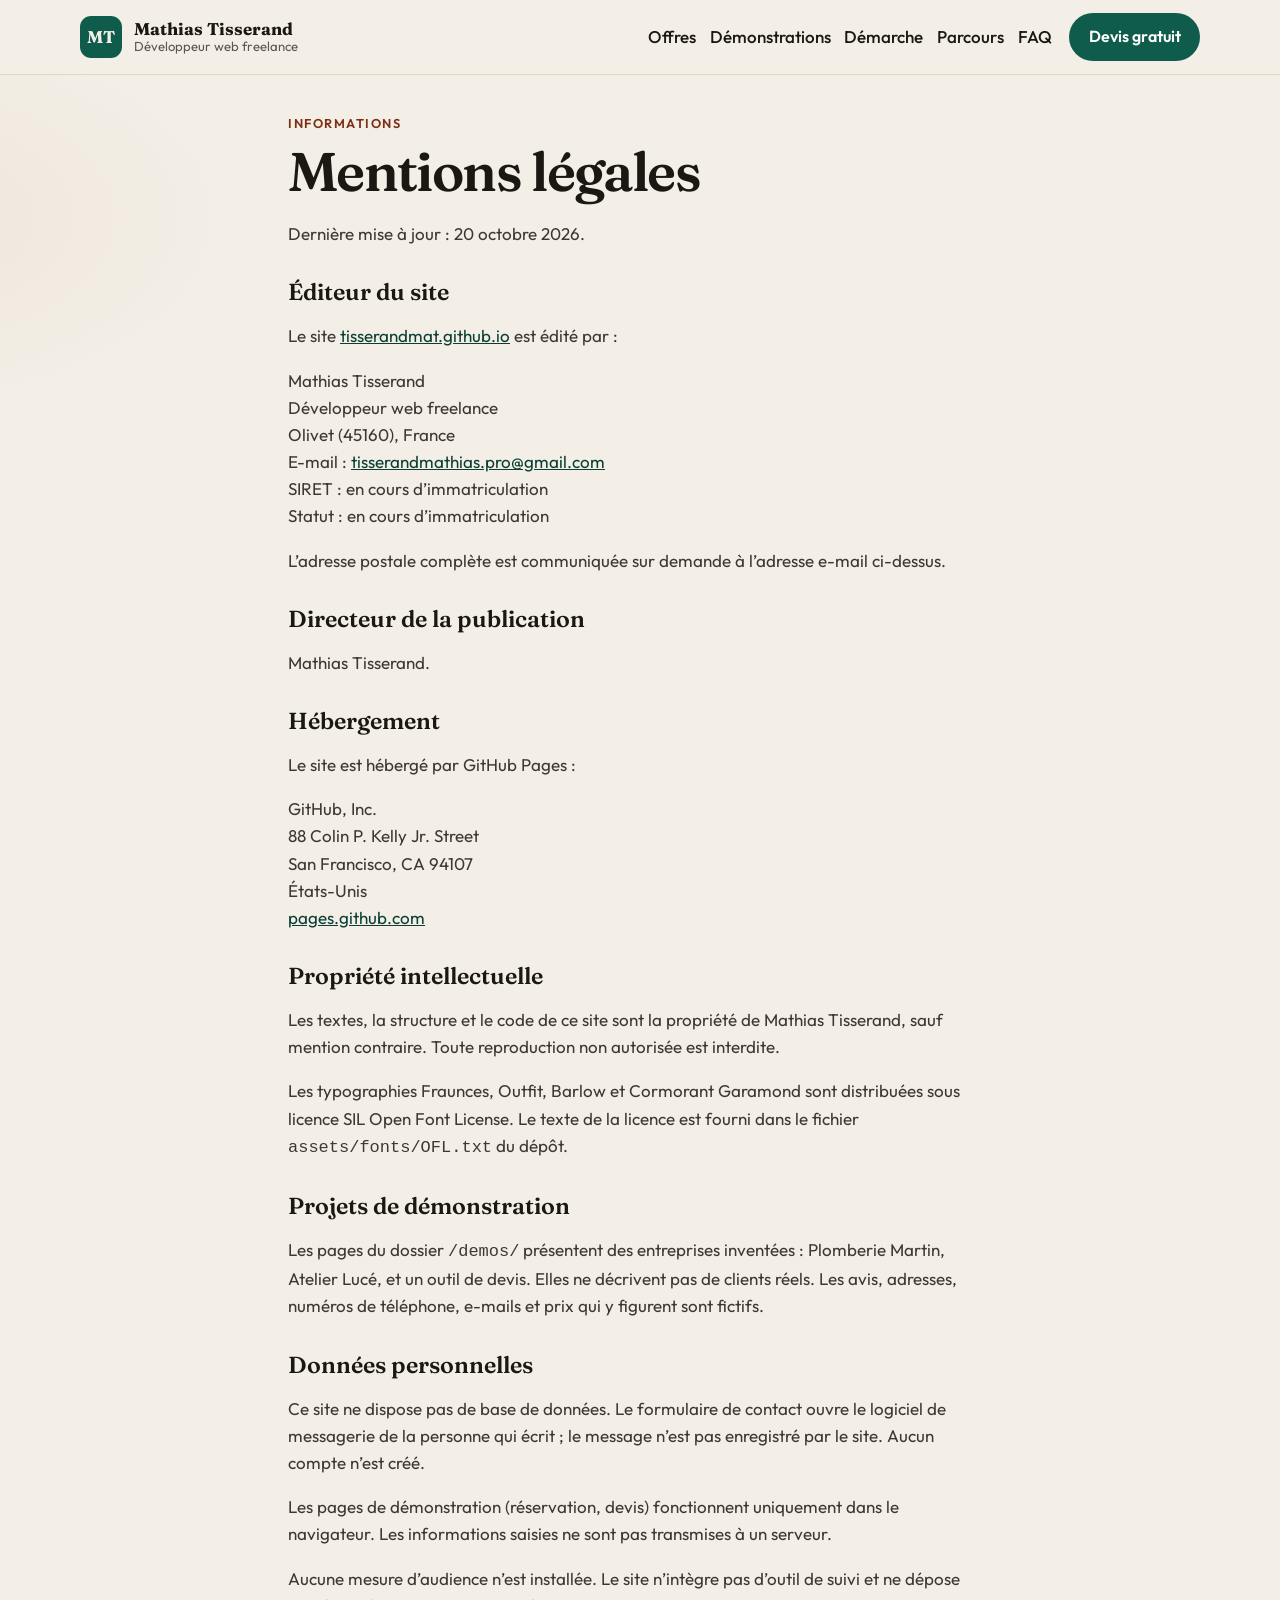
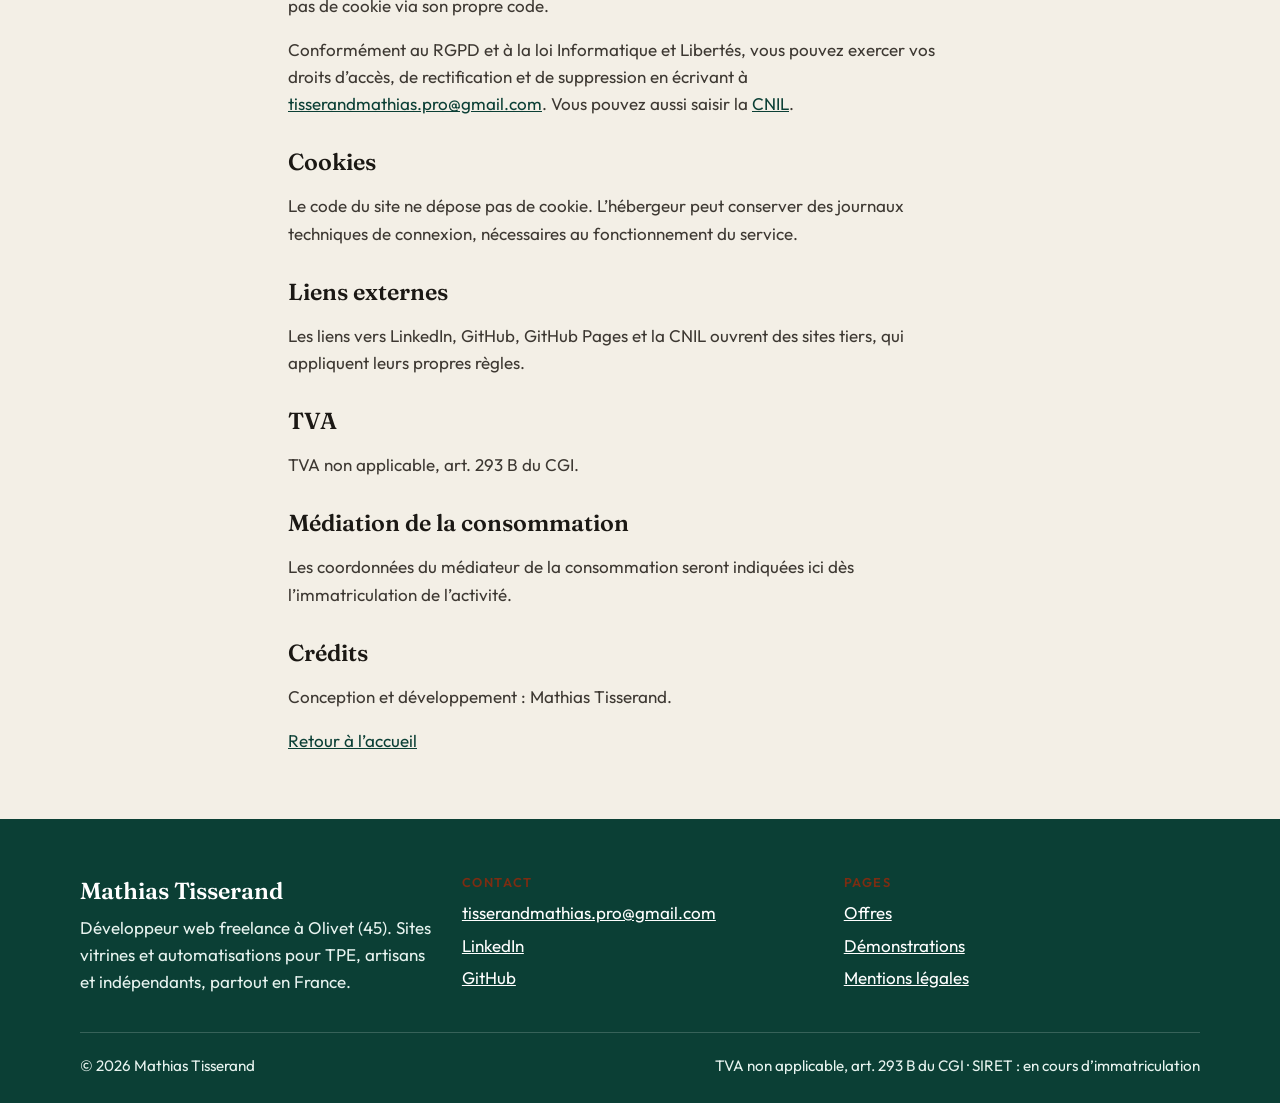
<file: mentions-legales.html>
<!DOCTYPE html>
<html lang="fr">
<head>
  <meta charset="utf-8">
  <meta name="viewport" content="width=device-width, initial-scale=1">
  <title>Mentions légales — Mathias Tisserand</title>
  <meta name="description" content="Mentions légales du site de Mathias Tisserand, développeur web freelance à Olivet. SIRET en cours d’immatriculation.">
  <meta name="robots" content="index, follow">
  <meta name="theme-color" content="#0f5c4c">
  <link rel="canonical" href="https://tisserandmat.github.io/mentions-legales.html">
  <link rel="icon" href="/favicon.svg" type="image/svg+xml">
  <link rel="icon" href="/favicon.ico" sizes="any">
  <link rel="apple-touch-icon" href="/assets/apple-touch-icon.png">
  <link rel="manifest" href="/site.webmanifest">
  <meta property="og:type" content="website">
  <meta property="og:locale" content="fr_FR">
  <meta property="og:title" content="Mentions légales — Mathias Tisserand">
  <meta property="og:description" content="Éditeur, hébergement et informations légales du site de Mathias Tisserand.">
  <meta property="og:url" content="https://tisserandmat.github.io/mentions-legales.html">
  <meta property="og:image" content="https://tisserandmat.github.io/assets/og-image.png">
  <link rel="stylesheet" href="/css/fonts.css">
  <link rel="stylesheet" href="/css/styles.css">
</head>
<body>
  <a class="skip-link" href="#contenu">Aller au contenu</a>
  <header class="site-header">
    <div class="wrap header-bar">
      <a class="logo" href="/">
        <span class="logo__mark" aria-hidden="true">MT</span>
        <span class="logo__text">
          <span class="logo__name">Mathias Tisserand</span>
          <span class="logo__role">Développeur web freelance</span>
        </span>
      </a>
      <nav class="nav" aria-label="Navigation principale">
        <a href="/#offres">Offres</a>
        <a href="/#demos">Démonstrations</a>
        <a href="/#demarche">Démarche</a>
        <a href="/#parcours">Parcours</a>
        <a href="/#faq">FAQ</a>
        <a class="btn btn-primary nav-cta" href="/#contact">Devis gratuit</a>
      </nav>
    </div>
  </header>

  <main id="contenu" class="wrap prose page-intro" tabindex="-1">
    <p class="kicker">Informations</p>
    <h1>Mentions légales</h1>
    <p>Dernière mise à jour&nbsp;: 20 octobre 2026.</p>

    <h2>Éditeur du site</h2>
    <p>Le site <a href="https://tisserandmat.github.io/">tisserandmat.github.io</a> est édité par&nbsp;:</p>
    <p>
      Mathias Tisserand<br>
      Développeur web freelance<br>
      Olivet (45160), France<br>
      E-mail&nbsp;: <a href="mailto:tisserandmathias.pro@gmail.com">tisserandmathias.pro@gmail.com</a><br>
      SIRET&nbsp;: en cours d’immatriculation<br>
      Statut&nbsp;: en cours d’immatriculation
    </p>
    <p>L’adresse postale complète est communiquée sur demande à l’adresse e-mail ci-dessus.</p>

    <h2>Directeur de la publication</h2>
    <p>Mathias Tisserand.</p>

    <h2>Hébergement</h2>
    <p>Le site est hébergé par GitHub Pages&nbsp;:</p>
    <p>
      GitHub, Inc.<br>
      88 Colin P. Kelly Jr. Street<br>
      San Francisco, CA 94107<br>
      États-Unis<br>
      <a href="https://pages.github.com" target="_blank" rel="noopener noreferrer">pages.github.com<span class="sr-only"> (s’ouvre dans un nouvel onglet)</span></a>
    </p>

    <h2>Propriété intellectuelle</h2>
    <p>Les textes, la structure et le code de ce site sont la propriété de Mathias Tisserand, sauf mention contraire. Toute reproduction non autorisée est interdite.</p>
    <p>Les typographies Fraunces, Outfit, Barlow et Cormorant Garamond sont distribuées sous licence SIL Open Font License. Le texte de la licence est fourni dans le fichier <code>assets/fonts/OFL.txt</code> du dépôt.</p>

    <h2>Projets de démonstration</h2>
    <p>Les pages du dossier <code>/demos/</code> présentent des entreprises inventées&nbsp;: Plomberie Martin, Atelier Lucé, et un outil de devis. Elles ne décrivent pas de clients réels. Les avis, adresses, numéros de téléphone, e-mails et prix qui y figurent sont fictifs.</p>

    <h2>Données personnelles</h2>
    <p>Ce site ne dispose pas de base de données. Le formulaire de contact ouvre le logiciel de messagerie de la personne qui écrit&nbsp;; le message n’est pas enregistré par le site. Aucun compte n’est créé.</p>
    <p>Les pages de démonstration (réservation, devis) fonctionnent uniquement dans le navigateur. Les informations saisies ne sont pas transmises à un serveur.</p>
    <p>Aucune mesure d’audience n’est installée. Le site n’intègre pas d’outil de suivi et ne dépose pas de cookie via son propre code.</p>
    <p>Conformément au RGPD et à la loi Informatique et Libertés, vous pouvez exercer vos droits d’accès, de rectification et de suppression en écrivant à <a href="mailto:tisserandmathias.pro@gmail.com">tisserandmathias.pro@gmail.com</a>. Vous pouvez aussi saisir la <a href="https://www.cnil.fr" target="_blank" rel="noopener noreferrer">CNIL<span class="sr-only"> (s’ouvre dans un nouvel onglet)</span></a>.</p>

    <h2>Cookies</h2>
    <p>Le code du site ne dépose pas de cookie. L’hébergeur peut conserver des journaux techniques de connexion, nécessaires au fonctionnement du service.</p>

    <h2>Liens externes</h2>
    <p>Les liens vers LinkedIn, GitHub, GitHub Pages et la CNIL ouvrent des sites tiers, qui appliquent leurs propres règles.</p>

    <h2>TVA</h2>
    <p>TVA non applicable, art.&nbsp;293&nbsp;B du CGI.</p>

    <h2>Médiation de la consommation</h2>
    <p>Les coordonnées du médiateur de la consommation seront indiquées ici dès l’immatriculation de l’activité.</p>

    <h2>Crédits</h2>
    <p>Conception et développement&nbsp;: Mathias Tisserand.</p>
    <p><a href="/">Retour à l’accueil</a></p>
  </main>

  <footer class="site-footer">
    <div class="wrap footer-grid">
      <div>
        <p class="footer-title">Mathias Tisserand</p>
        <p>Développeur web freelance à Olivet (45). Sites vitrines et automatisations pour TPE, artisans et indépendants, partout en France.</p>
      </div>
      <div>
        <p class="kicker">Contact</p>
        <ul class="footer-list">
          <li><a href="mailto:tisserandmathias.pro@gmail.com">tisserandmathias.pro@gmail.com</a></li>
          <li><a href="https://www.linkedin.com/in/mathias-tisserand-472317198" target="_blank" rel="me noopener noreferrer">LinkedIn<span class="sr-only"> (s’ouvre dans un nouvel onglet)</span></a></li>
          <li><a href="https://github.com/Tisserandmat" target="_blank" rel="me noopener noreferrer">GitHub<span class="sr-only"> (s’ouvre dans un nouvel onglet)</span></a></li>
        </ul>
      </div>
      <div>
        <p class="kicker">Pages</p>
        <ul class="footer-list">
          <li><a href="/#offres">Offres</a></li>
          <li><a href="/#demos">Démonstrations</a></li>
          <li><a href="/mentions-legales.html">Mentions légales</a></li>
        </ul>
      </div>
    </div>
    <div class="wrap footer-base">
      <p>© 2026 Mathias Tisserand</p>
      <p>TVA non applicable, art.&nbsp;293&nbsp;B du CGI · SIRET&nbsp;: en cours d’immatriculation</p>
    </div>
  </footer>
</body>
</html>
</file>
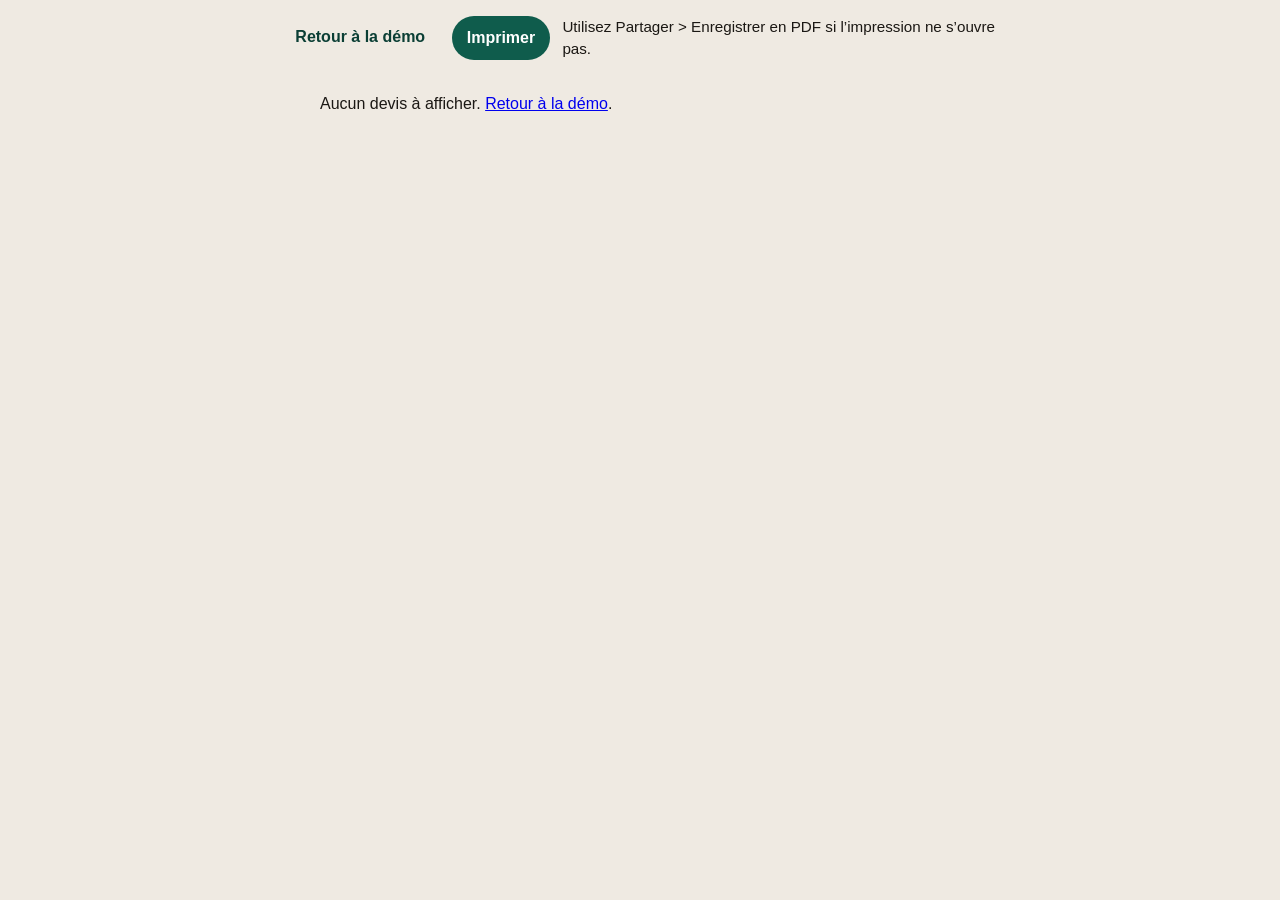
<file: demos/automatisation-devis/imprimer.html>
<!DOCTYPE html>
<html lang="fr">
<head>
  <meta charset="utf-8">
  <meta name="viewport" content="width=device-width, initial-scale=1">
  <title>Aperçu du devis — projet de démonstration</title>
  <meta name="robots" content="noindex">
  <style>
    *, *::before, *::after { box-sizing: border-box; }

    html, body { margin: 0; }

    body {
      font-family: "Iowan Old Style", Palatino, Georgia, serif;
      color: #1b1814;
      background: #efeae2;
      line-height: 1.45;
    }

    .toolbar {
      width: min(190mm, calc(100% - 2rem));
      margin: 1rem auto 0;
      display: flex;
      flex-wrap: wrap;
      gap: 0.6rem 0.8rem;
      align-items: center;
    }

    .toolbar a,
    .toolbar button {
      font-family: "Segoe UI", sans-serif;
      font-size: 1rem;
      font-weight: 600;
      min-height: 44px;
      padding: 0.55rem 0.9rem;
      border-radius: 999px;
      text-decoration: none;
    }

    .toolbar a {
      color: #0b3f35;
    }

    .toolbar button {
      border: 0;
      background: #0f5c4c;
      color: #fff;
      cursor: pointer;
    }

    .toolbar p {
      flex: 1 1 16rem;
      margin: 0;
      font-family: "Segoe UI", sans-serif;
      font-size: 0.95rem;
      overflow-wrap: anywhere;
    }

    .sheet {
      width: min(190mm, calc(100% - 2rem));
      margin: 1rem auto 2rem;
      background: #fff;
      color: #1b1814;
      padding: 1.25rem 1.2rem 1.6rem;
      border: 1px solid #ddd4c6;
    }

    .demo {
      margin: 0 0 1.2rem;
      font-family: "Segoe UI", sans-serif;
      font-size: 0.78rem;
      font-weight: 700;
      letter-spacing: 0.08em;
      text-transform: uppercase;
      color: #7c2d12;
    }

    h1 {
      margin: 0.2rem 0 0;
      font-size: 2rem;
      font-weight: 600;
      letter-spacing: -0.03em;
      overflow-wrap: anywhere;
    }

    .meta {
      margin: 0.35rem 0 1.1rem;
      color: #5c564e;
    }

    dl {
      display: grid;
      grid-template-columns: minmax(0, 8.5rem) minmax(0, 1fr);
      gap: 0.35rem 0.8rem;
      margin: 0;
    }

    dt { font-weight: 700; }
    dd { margin: 0; overflow-wrap: anywhere; }

    .amount {
      margin: 1.2rem 0 0.4rem;
      font-size: 2.2rem;
      letter-spacing: -0.03em;
    }

    .foot {
      margin: 1.4rem 0 0;
      padding-top: 0.8rem;
      border-top: 1px solid #1b1814;
      color: #5c564e;
      font-size: 0.95rem;
    }

    .missing {
      width: min(40rem, calc(100% - 2rem));
      margin: 2rem auto;
      font-family: "Segoe UI", sans-serif;
    }

    @media (max-width: 520px) {
      dl { grid-template-columns: minmax(0, 1fr); }
    }

    @page { size: A4; margin: 16mm; }

    @media print {
      html, body { background: #fff; overflow: visible; }
      .no-print { display: none !important; }
      .sheet {
        width: auto;
        max-width: none;
        margin: 0;
        border: 0;
        padding: 0;
      }
    }
  </style>
</head>
<body>
  <div class="toolbar no-print">
    <a href="./">Retour à la démo</a>
    <button type="button" id="print-btn">Imprimer</button>
    <p>Utilisez Partager &gt; Enregistrer en PDF si l’impression ne s’ouvre pas.</p>
  </div>
  <article class="sheet" id="sheet" hidden>
    <p class="demo">Projet de démonstration</p>
    <p class="meta" id="doc-kind">Devis</p>
    <h1 id="doc-title"></h1>
    <p class="meta" id="doc-date"></p>
    <dl>
      <dt>Client</dt><dd id="doc-client"></dd>
      <dt>E-mail</dt><dd id="doc-email"></dd>
      <dt>Prestation</dt><dd id="doc-prestation"></dd>
      <dt>Statut</dt><dd id="doc-statut"></dd>
    </dl>
    <p class="amount" id="doc-amount"></p>
    <p class="foot">Projet de démonstration. Entreprise et client fictifs. Ce document n’a pas été envoyé.</p>
  </article>
  <p class="missing no-print" id="missing" hidden>Aucun devis à afficher. <a href="./">Retour à la démo</a>.</p>
  <script>
    (function () {
      var sheet = document.getElementById("sheet");
      var missing = document.getElementById("missing");

      function showMissing() {
        missing.hidden = false;
      }

      function readQuote() {
        var raw = location.hash ? location.hash.slice(1) : "";
        if (!raw) return null;
        try {
          var data = JSON.parse(decodeURIComponent(raw));
          if (!data || typeof data.id !== "string" || typeof data.client !== "string") return null;
          return data;
        } catch (error) {
          return null;
        }
      }

      function text(id, value) {
        document.getElementById(id).textContent = value;
      }

      function formatDay(parts) {
        if (!Array.isArray(parts) || parts.length < 3) return "";
        var date = new Date(parts[0], parts[1] - 1, parts[2]);
        return new Intl.DateTimeFormat("fr-FR", {
          day: "numeric",
          month: "long",
          year: "numeric"
        }).format(date);
      }

      function formatEuro(amount) {
        var number = Number(amount);
        if (!isFinite(number)) return "";
        return new Intl.NumberFormat("fr-FR", {
          style: "currency",
          currency: "EUR",
          maximumFractionDigits: 0
        }).format(number);
      }

      var quote = readQuote();
      if (!quote) {
        showMissing();
        return;
      }

      text("doc-title", "Devis " + quote.id);
      text("doc-date", "Établi le " + formatDay(quote.sent));
      text("doc-client", quote.client);
      text("doc-email", quote.email || "");
      text("doc-prestation", quote.prestation || "");
      text("doc-statut", quote.statut || "");
      text("doc-amount", formatEuro(quote.montant));
      document.title = "Devis " + quote.id + " — projet de démonstration";
      sheet.hidden = false;

      function tryPrint() {
        try { window.print(); } catch (error) {}
      }

      document.getElementById("print-btn").addEventListener("click", tryPrint);
      function schedulePrint() { setTimeout(tryPrint, 300); }
      if (document.readyState === "complete") schedulePrint();
      else window.addEventListener("load", schedulePrint);
    })();
  </script>
</body>
</html>
</file>
<file: css/fonts.css>
/* Fraunces — Copyright 2018 The Fraunces Project Authors. SIL OFL 1.1. */
@font-face {
  font-family: "Fraunces";
  font-style: normal;
  font-weight: 600;
  font-display: swap;
  src: url("/assets/fonts/fraunces-600.woff2") format("woff2");
}

@font-face {
  font-family: "Fraunces";
  font-style: normal;
  font-weight: 700;
  font-display: swap;
  src: url("/assets/fonts/fraunces-700.woff2") format("woff2");
}

@font-face {
  font-family: "Fraunces";
  font-style: italic;
  font-weight: 600;
  font-display: swap;
  src: url("/assets/fonts/fraunces-600-italic.woff2") format("woff2");
}

/* Outfit — Copyright 2021 The Outfit Project Authors. SIL OFL 1.1. */
@font-face {
  font-family: "Outfit";
  font-style: normal;
  font-weight: 400;
  font-display: swap;
  src: url("/assets/fonts/outfit-400.woff2") format("woff2");
}

@font-face {
  font-family: "Outfit";
  font-style: normal;
  font-weight: 500;
  font-display: swap;
  src: url("/assets/fonts/outfit-500.woff2") format("woff2");
}

@font-face {
  font-family: "Outfit";
  font-style: normal;
  font-weight: 600;
  font-display: swap;
  src: url("/assets/fonts/outfit-600.woff2") format("woff2");
}

@font-face {
  font-family: "Outfit";
  font-style: normal;
  font-weight: 700;
  font-display: swap;
  src: url("/assets/fonts/outfit-700.woff2") format("woff2");
}
</file>
<file: css/fonts-cormorant.css>
/* Cormorant Garamond — Copyright 2015 the Cormorant Project Authors. SIL OFL 1.1. */
@font-face {
  font-family: "Cormorant Garamond";
  font-style: normal;
  font-weight: 500;
  font-display: swap;
  src: url("/assets/fonts/cormorant-500.woff2") format("woff2");
}

@font-face {
  font-family: "Cormorant Garamond";
  font-style: normal;
  font-weight: 600;
  font-display: swap;
  src: url("/assets/fonts/cormorant-600.woff2") format("woff2");
}

@font-face {
  font-family: "Cormorant Garamond";
  font-style: italic;
  font-weight: 600;
  font-display: swap;
  src: url("/assets/fonts/cormorant-600-italic.woff2") format("woff2");
}
</file>
<file: css/styles.css>
:root {
  --paper: #f3efe6;
  --paper-deep: #e7e0d2;
  --white: #fffcf7;
  --ink: #1b1814;
  --ink-soft: #3d3832;
  --muted: #5c564e;
  --line: #ddd4c6;
  --green: #0f5c4c;
  --green-deep: #0b3f35;
  --green-soft: #e5f2ee;
  --copper: #a33b16;
  --copper-deep: #7c2d12;
  --sun: #f3ddb0;
  --shadow: 0 22px 50px rgba(27, 24, 20, 0.08);
  --radius: 18px;
  --font-display: "Fraunces", "Iowan Old Style", Palatino, Georgia, serif;
  --font-body: "Outfit", "Segoe UI", "Helvetica Neue", sans-serif;
  --max: 1120px;
}

*,
*::before,
*::after {
  box-sizing: border-box;
}

html {
  scroll-behavior: smooth;
}

body {
  margin: 0;
  font-family: var(--font-body);
  font-size: 1.0625rem;
  line-height: 1.6;
  color: var(--ink-soft);
  background:
    radial-gradient(900px 420px at 100% -10%, rgba(15, 92, 76, 0.09), transparent 55%),
    radial-gradient(700px 380px at -10% 8%, rgba(163, 59, 22, 0.06), transparent 50%),
    var(--paper);
}

img,
svg {
  max-width: 100%;
  display: block;
}

h1,
h2,
h3,
h4 {
  font-family: var(--font-display);
  color: var(--ink);
  line-height: 1.12;
  text-wrap: balance;
  font-weight: 600;
}

p {
  text-wrap: pretty;
}

a {
  color: var(--green-deep);
}

a:hover {
  color: var(--copper-deep);
}

:focus-visible {
  outline: 3px solid var(--ink);
  outline-offset: 3px;
}

::selection {
  background: var(--green);
  color: var(--paper);
}

.skip-link {
  position: absolute;
  left: 1rem;
  top: 0;
  transform: translateY(-140%);
  background: #ffffff;
  color: var(--ink);
  padding: 0.65rem 1rem;
  z-index: 100;
  border-radius: 0 0 10px 10px;
  font-weight: 600;
}

.skip-link:focus {
  transform: none;
}

.sr-only {
  position: absolute;
  width: 1px;
  height: 1px;
  padding: 0;
  margin: -1px;
  overflow: hidden;
  clip: rect(0, 0, 0, 0);
  white-space: nowrap;
  border: 0;
}

.wrap {
  width: min(var(--max), calc(100% - 2.5rem));
  margin-inline: auto;
}

main:focus {
  outline: none;
}

.site-header {
  position: sticky;
  top: 0;
  z-index: 30;
  background: rgba(243, 239, 230, 0.92);
  backdrop-filter: blur(14px);
  border-bottom: 1px solid rgba(221, 212, 198, 0.9);
}

.header-bar {
  display: flex;
  flex-wrap: wrap;
  align-items: center;
  justify-content: space-between;
  gap: 0.6rem 1.25rem;
  min-height: 4.6rem;
  padding-block: 0.55rem;
}

.logo {
  display: flex;
  align-items: center;
  gap: 0.75rem;
  text-decoration: none;
  color: inherit;
}

.logo__mark {
  width: 2.6rem;
  height: 2.6rem;
  display: grid;
  place-items: center;
  flex: none;
  border-radius: 0.7rem;
  background: var(--green);
  color: var(--paper);
  font-family: var(--font-display);
  font-weight: 700;
  letter-spacing: -0.03em;
}

.logo__text {
  display: flex;
  flex-direction: column;
  line-height: 1.15;
}

.logo__name {
  font-family: var(--font-display);
  font-weight: 700;
  color: var(--ink);
}

.logo__role {
  font-size: 0.82rem;
  color: var(--muted);
}

.nav {
  display: flex;
  flex-wrap: wrap;
  align-items: center;
  gap: 0.15rem 0.85rem;
}

.nav a:not(.btn) {
  color: var(--ink);
  text-decoration: none;
  font-weight: 500;
  min-height: 44px;
  display: inline-flex;
  align-items: center;
}

.nav a:not(.btn):hover {
  color: var(--green-deep);
  text-decoration: underline;
  text-underline-offset: 0.28em;
}

.btn {
  display: inline-flex;
  align-items: center;
  justify-content: center;
  gap: 0.45rem;
  min-height: 48px;
  padding: 0.7rem 1.15rem;
  border-radius: 999px;
  border: 1.5px solid transparent;
  text-decoration: none;
  font-weight: 600;
  font-family: inherit;
  font-size: 1rem;
  line-height: 1.2;
  cursor: pointer;
  background: transparent;
  color: var(--ink);
}

.btn-primary {
  background: var(--green);
  color: #ffffff;
}

.btn-primary:hover {
  background: var(--green-deep);
  color: #ffffff;
}

.btn-ghost {
  border-color: var(--ink);
  color: var(--ink);
  background: transparent;
}

.btn-ghost:hover {
  background: var(--ink);
  color: var(--paper);
}

.nav-cta {
  margin-left: 0.25rem;
}

.hero {
  padding: 2.6rem 0 4.2rem;
}

.hero-grid {
  display: grid;
  gap: 2.5rem;
  align-items: center;
}

.eyebrow {
  margin: 0 0 0.9rem;
  font-weight: 600;
  letter-spacing: 0.08em;
  text-transform: uppercase;
  font-size: 0.82rem;
  color: var(--copper-deep);
}

.h1-title {
  display: block;
  font-size: clamp(2.7rem, 6.5vw, 5.15rem);
  letter-spacing: -0.035em;
  font-weight: 700;
  line-height: 0.96;
}

.h1-position {
  display: block;
  margin-top: 0.85rem;
  max-width: 22ch;
  font-size: clamp(1.35rem, 2.5vw, 1.95rem);
  line-height: 1.25;
  font-weight: 600;
  font-style: italic;
  letter-spacing: -0.02em;
  color: var(--green-deep);
}

.hero h1 {
  margin: 0;
}

.lead {
  max-width: 40rem;
  font-size: 1.14rem;
  margin: 1.25rem 0 0;
}

.hero__actions {
  display: flex;
  flex-wrap: wrap;
  gap: 0.75rem;
  margin: 1.5rem 0 0.9rem;
}

.credentials {
  margin: 0;
  color: var(--muted);
  font-size: 0.98rem;
  max-width: 38rem;
}

.hero-aside {
  display: grid;
  gap: 0.8rem;
}

.browser {
  background: var(--white);
  border: 1px solid var(--line);
  border-radius: 22px;
  box-shadow: var(--shadow);
  overflow: hidden;
}

.browser__bar {
  display: flex;
  align-items: center;
  gap: 0.35rem;
  padding: 0.7rem 0.95rem;
  background: #efeae1;
}

.browser__bar span {
  width: 0.55rem;
  height: 0.55rem;
  border-radius: 50%;
  background: #d3cbc0;
}

.browser__bar em {
  margin-left: 0.45rem;
  font-style: normal;
  font-size: 0.78rem;
  color: var(--muted);
}

.browser__body {
  padding: 1.25rem 1.25rem 1.4rem;
  background:
    linear-gradient(160deg, rgba(255, 255, 255, 0.06), transparent 40%),
    #0d3b5c;
  color: #f4f7fb;
}

.browser__kicker {
  margin: 0;
  letter-spacing: 0.12em;
  text-transform: uppercase;
  font-size: 0.72rem;
  color: #f3ddb0;
}

.browser__title {
  margin: 0.35rem 0 0;
  font-family: var(--font-display);
  font-size: 1.8rem;
  color: #ffffff;
  letter-spacing: -0.03em;
}

.browser__text {
  margin: 0.45rem 0 0;
  color: #d5e2ec;
  font-size: 0.95rem;
}

.browser__pills {
  display: flex;
  flex-wrap: wrap;
  gap: 0.4rem;
  margin-top: 1rem;
}

.browser__pills span {
  border-radius: 999px;
  padding: 0.28rem 0.7rem;
  background: rgba(255, 255, 255, 0.12);
  font-size: 0.82rem;
}

.browser__pills .is-solid {
  background: #f3ddb0;
  color: #1b1814;
  font-weight: 600;
}

.aside-note {
  margin: 0;
  font-size: 0.92rem;
  color: var(--muted);
}

.section {
  padding: 4.4rem 0;
  border-top: 1px solid var(--line);
}

.section h2 {
  margin: 0;
  font-size: clamp(2rem, 4vw, 3.05rem);
  letter-spacing: -0.03em;
}

.kicker {
  margin: 0 0 0.55rem;
  font-size: 0.8rem;
  font-weight: 600;
  letter-spacing: 0.12em;
  text-transform: uppercase;
  color: var(--copper-deep);
}

.section-lead {
  max-width: 42rem;
  margin: 0.9rem 0 0;
  font-size: 1.12rem;
}

.section-head {
  margin-bottom: 1.8rem;
}

.cards-3 {
  display: grid;
  gap: 1rem;
  margin-top: 1.8rem;
}

.card {
  background: rgba(255, 252, 247, 0.8);
  border: 1px solid var(--line);
  border-radius: var(--radius);
  padding: 1.25rem 1.3rem 1.35rem;
}

.card h3 {
  margin: 0 0 0.4rem;
  font-size: 1.55rem;
}

.card p {
  margin: 0;
}

.offer-list {
  border-bottom: 1px solid var(--line);
}

.offer {
  display: grid;
  grid-template-columns: 1fr minmax(10rem, auto);
  gap: 1rem 2rem;
  align-items: start;
  padding: 1.55rem 0;
  border-top: 1px solid var(--line);
}

.offer h3 {
  margin: 0 0 0.4rem;
  font-size: 1.7rem;
}

.offer p {
  margin: 0.35rem 0;
}

.offer ul {
  margin: 0.7rem 0 0;
  padding: 0;
  list-style: none;
}

.offer li {
  position: relative;
  padding-left: 1.05rem;
  margin: 0.28rem 0;
}

.offer li::before {
  content: "";
  width: 0.38rem;
  height: 0.38rem;
  border-radius: 50%;
  background: var(--green);
  position: absolute;
  left: 0;
  top: 0.58em;
}

.offer__links {
  margin-top: 0.8rem;
}

.offer__price {
  margin: 0;
  text-align: right;
}

.offer__price strong {
  display: block;
  font-family: var(--font-display);
  font-weight: 700;
  font-size: clamp(2rem, 3vw, 2.7rem);
  letter-spacing: -0.03em;
  line-height: 1;
  color: var(--ink);
}

.price-prefix,
.price-detail {
  display: block;
  margin-top: 0.35rem;
  color: var(--muted);
}

.price-prefix {
  margin-top: 0;
  margin-bottom: 0.25rem;
}

.tva-note {
  margin: 1.3rem 0 0;
  padding: 0.95rem 1.05rem;
  background: var(--sun);
  color: var(--ink);
  border-radius: 14px;
}

.fine-print {
  margin: 0.75rem 0 0;
  color: var(--muted);
  font-size: 0.98rem;
}

.demo-grid {
  display: grid;
  gap: 1rem;
}

.demo-card {
  display: flex;
  flex-direction: column;
  gap: 0.55rem;
  min-height: 100%;
  padding: 0.7rem 0.7rem 1.15rem;
  text-decoration: none;
  color: inherit;
  background: var(--white);
  border: 1px solid var(--line);
  border-radius: 22px;
}

.demo-card:hover {
  border-color: var(--green);
  color: inherit;
  transform: translateY(-2px);
}

.demo-card h3 {
  margin: 0.35rem 0.45rem 0;
  font-size: 1.45rem;
}

.demo-card > p,
.demo-card .text-link,
.demo-card .kicker {
  margin-left: 0.45rem;
  margin-right: 0.45rem;
}

.demo-card > p {
  margin-top: 0;
  margin-bottom: 0;
}

.text-link {
  margin-top: auto;
  padding-top: 0.4rem;
  font-weight: 600;
  color: var(--green-deep);
}

.mock {
  border-radius: 16px;
  overflow: hidden;
  min-height: 168px;
}

.mock__top {
  display: flex;
  gap: 0.3rem;
  padding: 0.55rem 0.7rem;
}

.mock__top span {
  width: 0.45rem;
  height: 0.45rem;
  border-radius: 50%;
  background: rgba(255, 255, 255, 0.45);
}

.mock--plumb {
  background: #0d3b5c;
  color: #f4f7fb;
}

.mock--plumb .mock__top {
  background: rgba(0, 0, 0, 0.18);
}

.mock__body {
  padding: 0.9rem 1rem 1rem;
}

.mock__body strong,
.mock__name {
  display: block;
  font-family: var(--font-display);
  font-size: 1.35rem;
  font-weight: 600;
}

.mock--salon {
  background: #f6efe9;
  color: #2a211c;
  border: 1px solid #eadfd6;
}

.mock--salon .mock__top span {
  background: #ddcfc4;
}

.mock--salon .mock__name {
  font-family: "Cormorant Garamond", Georgia, serif;
  font-weight: 600;
  font-style: italic;
  font-size: 1.8rem;
}

.slot-row {
  display: flex;
  gap: 0.35rem;
  margin-top: 0.7rem;
}

.slot-row i {
  font-style: normal;
  font-size: 0.78rem;
  padding: 0.25rem 0.45rem;
  border-radius: 999px;
  background: #ffffff;
  border: 1px solid #e4d5cb;
}

.slot-row i.is-on {
  background: #6e3540;
  color: #ffffff;
  border-color: #6e3540;
}

.mock--auto {
  background: #fff;
  color: var(--ink);
  border: 1px solid var(--line);
}

.mock--auto .mock__top {
  background: var(--paper-deep);
}

.mock--auto .mock__top span {
  background: #c9c0b4;
}

.status-list {
  list-style: none;
  margin: 0.6rem 0 0;
  padding: 0;
  display: grid;
  gap: 0.35rem;
}

.status-list li {
  display: flex;
  justify-content: space-between;
  gap: 0.5rem;
  font-size: 0.85rem;
  padding-bottom: 0.3rem;
  border-bottom: 1px solid var(--line);
}

.tag {
  font-weight: 600;
  color: var(--green-deep);
}

.steps {
  list-style: none;
  margin: 1.6rem 0 0;
  padding: 0;
  display: grid;
  gap: 1rem;
}

.step {
  background: rgba(255, 252, 247, 0.72);
  border: 1px solid var(--line);
  border-radius: var(--radius);
  padding: 1.1rem 1.1rem 1.2rem;
}

.step-num {
  display: block;
  margin-bottom: 0.35rem;
  font-family: var(--font-display);
  font-size: 1.35rem;
  color: var(--copper);
}

.step h3 {
  margin: 0 0 0.35rem;
  font-size: 1.35rem;
}

.step p {
  margin: 0;
}

.split {
  display: grid;
  gap: 2rem;
}

.timeline {
  list-style: none;
  margin: 0;
  padding: 0;
  border-left: 2px solid var(--line);
}

.timeline li {
  position: relative;
  padding: 0 0 1.35rem 1.15rem;
}

.timeline li::before {
  content: "";
  width: 0.7rem;
  height: 0.7rem;
  border-radius: 50%;
  background: var(--green);
  position: absolute;
  left: -0.42rem;
  top: 0.3rem;
  box-shadow: 0 0 0 4px var(--paper);
}

.when {
  margin: 0;
  color: var(--copper-deep);
  font-weight: 600;
  font-size: 0.92rem;
}

.timeline h3 {
  margin: 0.1rem 0;
  font-size: 1.25rem;
}

.timeline p {
  margin: 0;
}

.skills-title {
  margin: 1.4rem 0 0.7rem;
  font-size: 1.2rem;
}

.skills {
  display: flex;
  flex-wrap: wrap;
  gap: 0.45rem;
  list-style: none;
  margin: 0;
  padding: 0;
}

.skills li {
  background: var(--white);
  border: 1px solid var(--line);
  border-radius: 999px;
  padding: 0.35rem 0.75rem;
  font-weight: 500;
  color: var(--ink);
}

.faq-list details {
  border-top: 1px solid var(--line);
  padding: 0.85rem 0;
}

.faq-list details:last-child {
  border-bottom: 1px solid var(--line);
}

.faq-list summary {
  cursor: pointer;
  list-style: none;
  display: flex;
  justify-content: space-between;
  gap: 1rem;
  align-items: center;
}

.faq-list summary::-webkit-details-marker {
  display: none;
}

.faq-list summary h3 {
  margin: 0;
  font-family: var(--font-body);
  font-size: 1.05rem;
  font-weight: 600;
}

.faq-list summary::after {
  content: "+";
  flex: none;
  font-family: var(--font-display);
  font-size: 1.6rem;
  line-height: 1;
  color: var(--green);
}

.faq-list details[open] summary::after {
  content: "–";
}

.faq-list details p {
  margin: 0.75rem 0 0.25rem;
  max-width: 46rem;
}

.contact-grid {
  display: grid;
  gap: 2rem;
  align-items: start;
}

.contact-links {
  list-style: none;
  margin: 1rem 0 0;
  padding: 0;
}

.contact-links a {
  font-weight: 600;
}

.email-link {
  font-size: 1.15rem;
  word-break: break-word;
}

.form {
  background: var(--white);
  border: 1px solid var(--line);
  border-radius: 22px;
  padding: 1.2rem;
}

.field {
  margin-bottom: 0.9rem;
}

.field label {
  display: block;
  margin-bottom: 0.3rem;
  font-weight: 600;
  color: var(--ink);
}

.optional {
  font-weight: 500;
  color: var(--muted);
}

input,
select,
textarea {
  width: 100%;
  font: inherit;
  color: inherit;
  background: #ffffff;
  border: 1px solid #cfc6b8;
  border-radius: 12px;
  padding: 0.75rem 0.85rem;
}

textarea {
  resize: vertical;
  min-height: 8rem;
}

input:user-invalid,
select:user-invalid,
textarea:user-invalid {
  border-color: var(--copper);
}

.form-note,
#form-status {
  margin: 0.8rem 0 0;
  font-size: 0.95rem;
  color: var(--muted);
}

.site-footer {
  background: var(--green-deep);
  color: #e7f3ef;
  padding: 3rem 0 1.4rem;
}

.site-footer a {
  color: #ffffff;
}

.site-footer a:focus-visible {
  outline-color: #f3efe6;
}

.footer-grid {
  display: grid;
  gap: 1.6rem;
}

.footer-title {
  margin: 0 0 0.4rem;
  font-family: var(--font-display);
  font-size: 1.45rem;
  color: #ffffff;
}

.site-footer p {
  margin: 0.3rem 0;
}

.footer-list {
  list-style: none;
  margin: 0.4rem 0 0;
  padding: 0;
}

.footer-list li + li {
  margin-top: 0.35rem;
}

.footer-base {
  margin-top: 2rem;
  padding-top: 1rem;
  border-top: 1px solid rgba(255, 255, 255, 0.18);
  display: flex;
  flex-wrap: wrap;
  gap: 0.4rem 1.5rem;
  justify-content: space-between;
  font-size: 0.95rem;
}

.prose {
  max-width: 44rem;
  padding-bottom: 3rem;
}

.prose h1 {
  margin: 0 0 0.6rem;
  font-size: clamp(2.3rem, 5vw, 3.4rem);
  letter-spacing: -0.03em;
}

.prose h2 {
  margin: 2rem 0 0.4rem;
  font-size: 1.45rem;
}

.prose p,
.prose li {
  max-width: 42rem;
}

.page-intro {
  padding-top: 2.4rem;
}

.not-found {
  padding: 4rem 0 5rem;
}

.not-found h1 {
  margin: 0;
  font-size: clamp(2.4rem, 6vw, 4rem);
  letter-spacing: -0.03em;
}

.not-found .hero__actions {
  margin-top: 1.4rem;
}

[id] {
  scroll-margin-top: 5.2rem;
}

@media (min-width: 700px) {
  .demo-grid {
    grid-template-columns: 1fr 1fr;
  }
}

@media (min-width: 800px) {
  .cards-3,
  .footer-grid {
    grid-template-columns: repeat(3, 1fr);
  }
}

@media (min-width: 900px) {
  .split,
  .contact-grid {
    grid-template-columns: 0.85fr 1.15fr;
  }

  .steps {
    grid-template-columns: repeat(5, 1fr);
  }
}

@media (min-width: 960px) {
  .hero-grid {
    grid-template-columns: 1.12fr 0.88fr;
  }
}

@media (min-width: 1040px) {
  .demo-grid {
    grid-template-columns: repeat(3, 1fr);
  }
}

@media (max-width: 700px) {
  .offer {
    grid-template-columns: 1fr;
  }

  .offer__price {
    text-align: left;
  }

  .wrap {
    width: min(var(--max), calc(100% - 1.7rem));
  }
}

@media (max-width: 420px) {
  .hero__actions .btn,
  .nav-cta {
    width: 100%;
  }
}

@media (prefers-reduced-motion: reduce) {
  html {
    scroll-behavior: auto;
  }

  *,
  *::before,
  *::after {
    animation: none !important;
    transition: none !important;
  }

  .demo-card:hover {
    transform: none;
  }
}
</file>
<file: css/demo-banner.css>
.demo-banner {
  position: sticky;
  top: 0;
  z-index: 80;
  background: #1b1814;
  color: #f3efe6;
  font-family: "Outfit", "Segoe UI", sans-serif;
  font-size: 0.98rem;
  line-height: 1.45;
}

.demo-banner__inner {
  width: min(1120px, calc(100% - 2rem));
  margin: 0 auto;
  padding: 0.8rem 0;
  display: flex;
  flex-wrap: wrap;
  gap: 0.45rem 1.25rem;
  align-items: center;
  justify-content: space-between;
}

.demo-banner p {
  margin: 0;
}

.demo-banner a {
  color: #f3ddb0;
  font-weight: 600;
}

.demo-banner a:hover {
  color: #ffffff;
}

.demo-banner a:focus-visible {
  outline: 3px solid #f3ddb0;
  outline-offset: 3px;
}
</file>
<file: demos/atelier-luce/coiffure.css>
:root {
  --bg: #f7f1ec;
  --ink: #2a211c;
  --muted: #5c4e48;
  --line: #e4d5cb;
  --rose: #6e3540;
  --rose-deep: #542833;
  --paper: #fffaf7;
  --gold: #8a6232;
  --font: "Outfit", "Segoe UI", sans-serif;
  --display: "Cormorant Garamond", Georgia, serif;
}

*,
*::before,
*::after { box-sizing: border-box; }

html { scroll-behavior: smooth; }

body {
  margin: 0;
  font-family: var(--font);
  color: var(--ink);
  background:
    radial-gradient(700px 300px at 100% 0%, rgba(110, 53, 64, 0.08), transparent 50%),
    var(--bg);
  font-size: 1.05rem;
  line-height: 1.6;
}

:focus-visible {
  outline: 3px solid var(--rose);
  outline-offset: 3px;
}

.skip-link {
  position: absolute;
  left: 1rem;
  top: 0;
  transform: translateY(-140%);
  background: #fff;
  padding: 0.6rem 0.9rem;
  z-index: 90;
  font-weight: 600;
  color: var(--ink);
}

.skip-link:focus { transform: none; }

.sr-only {
  position: absolute;
  width: 1px;
  height: 1px;
  padding: 0;
  margin: -1px;
  overflow: hidden;
  clip: rect(0, 0, 0, 0);
  white-space: nowrap;
  border: 0;
}

.wrap { width: min(1040px, calc(100% - 2rem)); margin-inline: auto; }

main:focus { outline: none; }

.mast {
  display: flex;
  flex-wrap: wrap;
  justify-content: space-between;
  gap: 0.7rem 1rem;
  align-items: end;
  padding: 1.3rem 0 0.4rem;
}

.mast a.word {
  font-family: var(--display);
  font-size: 2rem;
  font-weight: 600;
  color: var(--ink);
  text-decoration: none;
  line-height: 1;
}

.mast nav {
  display: flex;
  flex-wrap: wrap;
  gap: 0.4rem 1rem;
}

.mast nav a {
  color: var(--ink);
  text-decoration: none;
  font-weight: 600;
  min-height: 44px;
  display: inline-flex;
  align-items: center;
}

.mast nav a:hover { color: var(--rose); }

.hero { padding: 1.6rem 0 2.4rem; }

.hero h1 {
  margin: 0;
  font-family: var(--display);
  font-weight: 600;
  font-size: clamp(3rem, 8vw, 5.4rem);
  line-height: 0.9;
  letter-spacing: -0.03em;
}

.hero h1 em {
  font-style: italic;
  color: var(--rose);
}

.lede {
  max-width: 36rem;
  font-size: 1.12rem;
  color: var(--muted);
}

.section { padding: 2.4rem 0; border-top: 1px solid var(--line); }

h2, h3 {
  font-family: var(--display);
  font-weight: 600;
  letter-spacing: -0.02em;
}

h2 {
  font-size: clamp(2rem, 4vw, 2.8rem);
  margin: 0 0 0.4rem;
}

h3 { margin: 0 0 0.35rem; font-size: 1.7rem; }

.price-list {
  list-style: none;
  margin: 1rem 0 0;
  padding: 0;
}

.price-list li {
  display: grid;
  grid-template-columns: 1fr auto;
  gap: 0.4rem 1rem;
  padding: 0.75rem 0;
  border-bottom: 1px solid var(--line);
}

.price-list strong { font-weight: 600; }
.price-list span { color: var(--muted); }

.booking {
  background: var(--paper);
  border: 1px solid var(--line);
  border-radius: 20px;
  padding: 1.1rem;
}

.group-label {
  font-weight: 700;
  margin: 0.2rem 0 0.55rem;
}

.choices {
  display: flex;
  flex-wrap: wrap;
  gap: 0.5rem;
}

.choice {
  position: relative;
  display: flex;
  flex-direction: column;
  gap: 0.1rem;
  min-width: 8.5rem;
  padding: 0.7rem 0.8rem;
  border: 1px solid var(--line);
  border-radius: 14px;
  background: #fff;
  cursor: pointer;
}

.choice input {
  position: absolute;
  opacity: 0;
  inset: 0;
  margin: 0;
  cursor: pointer;
}

.choice small { color: var(--muted); }

.choice:has(input:checked) {
  border-color: var(--rose);
  background: #f8ecee;
}

.choice:has(input:focus-visible) {
  outline: 3px solid var(--rose);
  outline-offset: 2px;
}

.choice.is-disabled {
  opacity: 0.45;
  cursor: not-allowed;
}

.block { margin-top: 1.15rem; }

.field { margin-bottom: 0.75rem; }

label.plain { display: block; font-weight: 600; margin-bottom: 0.25rem; }

input[type="text"],
input[type="tel"] {
  width: 100%;
  max-width: 28rem;
  font: inherit;
  padding: 0.7rem 0.8rem;
  border-radius: 12px;
  border: 1px solid #d9cdc4;
  background: #fff;
}

.btn {
  display: inline-flex;
  align-items: center;
  justify-content: center;
  min-height: 48px;
  padding: 0.7rem 1.1rem;
  border-radius: 999px;
  border: 0;
  background: var(--rose);
  color: #fff;
  font: inherit;
  font-weight: 600;
  cursor: pointer;
  text-decoration: none;
}

.btn:hover { background: var(--rose-deep); color: #fff; }

.hint, .error {
  color: var(--muted);
  margin: 0.4rem 0 0;
}

.error { color: var(--rose-deep); font-weight: 600; }

.confirm {
  background: #f8ecee;
  border-radius: 16px;
  padding: 1rem 1rem 1.1rem;
}

.confirm h2 { margin-top: 0; }

dl { margin: 0.4rem 0 1rem; }
dt { font-weight: 700; margin-top: 0.45rem; }
dd { margin: 0; }

.info-grid {
  display: grid;
  gap: 1rem;
}

.info-card {
  background: var(--paper);
  border: 1px solid var(--line);
  border-radius: 16px;
  padding: 1rem;
}

.badge {
  display: inline-block;
  margin-left: 0.35rem;
  background: var(--ink);
  color: #fff;
  border-radius: 999px;
  font-family: var(--font);
  font-size: 0.72rem;
  letter-spacing: 0.05em;
  text-transform: uppercase;
  padding: 0.15rem 0.45rem;
  vertical-align: middle;
}

.site-footer {
  border-top: 1px solid var(--line);
  padding: 1.5rem 0 2rem;
  color: var(--muted);
}

.site-footer a { color: var(--rose-deep); }

[id] { scroll-margin-top: 4.5rem; }

@media (min-width: 800px) {
  .info-grid { grid-template-columns: 1fr 1fr 1fr; }
  .booking { padding: 1.4rem; }
}

@media (prefers-reduced-motion: reduce) {
  html { scroll-behavior: auto; }
}
</file>
<file: demos/automatisation-devis/automatisation.css>
:root {
  --bg: #efeae2;
  --ink: #1b1814;
  --muted: #5c564e;
  --line: #ddd4c6;
  --white: #fffcf7;
  --green: #0f5c4c;
  --green-deep: #0b3f35;
  --green-soft: #e5f2ee;
  --copper: #7c2d12;
  --sun: #f8ead8;
  --blue-soft: #e7eef5;
  --blue: #0d3b5c;
  --font: "Outfit", "Segoe UI", sans-serif;
  --display: "Fraunces", Georgia, serif;
}

*,
*::before,
*::after { box-sizing: border-box; }

body {
  margin: 0;
  font-family: var(--font);
  color: var(--ink);
  background: var(--bg);
  font-size: 1.05rem;
  line-height: 1.6;
}

:focus-visible {
  outline: 3px solid var(--ink);
  outline-offset: 3px;
}

.skip-link {
  position: absolute;
  left: 1rem;
  top: 0;
  transform: translateY(-140%);
  background: #fff;
  padding: 0.6rem 0.9rem;
  z-index: 90;
  font-weight: 600;
}

.skip-link:focus { transform: none; }

.sr-only {
  position: absolute;
  width: 1px;
  height: 1px;
  padding: 0;
  margin: -1px;
  overflow: hidden;
  clip: rect(0, 0, 0, 0);
  white-space: nowrap;
  border: 0;
}

.wrap { width: min(1100px, calc(100% - 2rem)); margin-inline: auto; }

main:focus { outline: none; }

.page-head { padding: 1.6rem 0 0.4rem; }

.page-head p { max-width: 42rem; }

h1, h2, h3 {
  font-family: var(--display);
  font-weight: 600;
  letter-spacing: -0.03em;
  line-height: 1.15;
}

h1 { font-size: clamp(2.2rem, 5vw, 3.6rem); margin: 0.2rem 0 0.6rem; }
h2 { font-size: clamp(1.7rem, 3vw, 2.3rem); margin: 0 0 0.5rem; }
h3 { margin: 0 0 0.4rem; font-size: 1.35rem; }

.kicker {
  margin: 0;
  letter-spacing: 0.12em;
  text-transform: uppercase;
  font-size: 0.78rem;
  font-weight: 700;
  color: var(--copper);
}

.app {
  display: grid;
  grid-template-columns: minmax(0, 1fr);
  gap: 1rem;
  margin-top: 1rem;
  margin-bottom: 2rem;
}

/* .app shares the .wrap class. A horizontal margin here would cancel
   margin-inline: auto and pin the panels to the left. */
.wrap.app {
  box-sizing: border-box;
  width: min(1100px, calc(100% - 2rem));
  max-width: calc(100% - 2rem);
  margin-left: auto;
  margin-right: auto;
}

.panel {
  box-sizing: border-box;
  min-width: 0;
  width: 100%;
  max-width: 100%;
  margin-left: 0;
  margin-right: 0;
  background: var(--white);
  border: 1px solid var(--line);
  border-radius: 18px;
  padding: 1rem;
  overflow-wrap: break-word;
}

.panel > *,
.paper,
.paper > *,
.letter,
.quote-list,
.quote-list li,
form,
.timeline,
.actions {
  box-sizing: border-box;
  min-width: 0;
  max-width: 100%;
  margin-left: 0;
  margin-right: 0;
}

.field { margin-bottom: 0.75rem; }

label { display: block; font-weight: 600; margin-bottom: 0.25rem; }

input {
  box-sizing: border-box;
  display: block;
  width: 100%;
  max-width: 100%;
  min-width: 0;
  margin: 0;
  font: inherit;
  padding: 0.7rem 0.8rem;
  border-radius: 12px;
  border: 1px solid #cfc6b8;
  background: #fff;
  color: inherit;
}

.btn {
  display: inline-flex;
  align-items: center;
  justify-content: center;
  min-height: 46px;
  padding: 0.65rem 1rem;
  border-radius: 999px;
  border: 1.5px solid transparent;
  background: var(--green);
  color: #fff;
  font: inherit;
  font-weight: 600;
  cursor: pointer;
  text-decoration: none;
}

.btn:hover { background: var(--green-deep); color: #fff; }

.btn-ghost {
  background: transparent;
  color: var(--ink);
  border-color: #cfc6b8;
}

.btn-ghost:hover { background: var(--ink); color: var(--bg); }

.actions-note {
  margin: 1rem 0 0;
  max-width: 100%;
  overflow-wrap: break-word;
}

.actions {
  display: flex;
  flex-wrap: wrap;
  gap: 0.5rem;
  margin-top: 0.8rem;
  min-width: 0;
  max-width: 100%;
}

.actions .btn {
  box-sizing: border-box;
  max-width: 100%;
  white-space: normal;
  text-align: center;
  overflow-wrap: anywhere;
}

.paper {
  background: #fff;
  border: 1px solid var(--line);
  border-radius: 8px;
  padding: 1.1rem 1.15rem 1.2rem;
  box-shadow: 0 16px 40px rgba(27, 24, 20, 0.06);
}

.paper-top {
  display: flex;
  flex-wrap: wrap;
  justify-content: space-between;
  gap: 1rem;
  border-bottom: 2px solid var(--ink);
  padding-bottom: 0.6rem;
  margin-bottom: 0.8rem;
  min-width: 0;
  max-width: 100%;
}

.paper,
.paper-top > *,
.letter,
dl.sheet,
dl.sheet dd {
  min-width: 0;
  max-width: 100%;
  overflow-wrap: break-word;
}

.paper-top strong {
  font-family: var(--display);
  font-size: 1.6rem;
}

.muted { color: var(--muted); }

dl.sheet { display: grid; grid-template-columns: 8rem 1fr; gap: 0.25rem 0.6rem; margin: 0; }
dl.sheet dt { font-weight: 700; }
dl.sheet dd { margin: 0; }

.amount {
  margin: 0.8rem 0 0;
  font-family: var(--display);
  font-size: 2rem;
}

.letter {
  margin-top: 0.9rem;
  background: var(--bg);
  border-radius: 12px;
  padding: 0.8rem 0.9rem;
  white-space: pre-wrap;
}

.timeline {
  list-style: none;
  margin: 0.4rem 0 0;
  padding: 0;
  display: grid;
  gap: 0.7rem;
}

.timeline li {
  display: grid;
  grid-template-columns: 1rem 1fr;
  gap: 0.7rem;
}

.dot {
  width: 0.85rem;
  height: 0.85rem;
  border-radius: 50%;
  margin-top: 0.35rem;
  background: #d9d0c4;
  box-shadow: 0 0 0 4px #f3efe8;
}

.timeline li.is-done .dot { background: var(--green); }
.timeline li.is-skipped .dot { background: #c4b8aa; }
.timeline li.is-current .dot { background: var(--copper); }

.quote-list {
  list-style: none;
  margin: 0;
  padding: 0;
  display: grid;
  gap: 0.45rem;
}

.quote-list button {
  width: 100%;
  max-width: 100%;
  min-width: 0;
  text-align: left;
  font: inherit;
  color: inherit;
  background: #fff;
  border: 1px solid var(--line);
  border-radius: 12px;
  padding: 0.7rem 0.8rem;
  display: grid;
  grid-template-columns: minmax(0, 6.2rem) minmax(0, 1.2fr) minmax(0, 0.7fr) auto;
  gap: 0.4rem 0.8rem;
  align-items: center;
  cursor: pointer;
}

.quote-list button > * {
  min-width: 0;
  max-width: 100%;
  overflow-wrap: anywhere;
}

.quote-list button[aria-pressed="true"] {
  border-color: var(--green);
  box-shadow: inset 3px 0 0 var(--green);
}

.status {
  justify-self: end;
  border-radius: 999px;
  padding: 0.15rem 0.55rem;
  font-size: 0.85rem;
  font-weight: 700;
  background: #eeeae4;
  color: #3d3832;
}

.status[data-status="envoye"] { background: var(--blue-soft); color: var(--blue); }
.status[data-status="relance3"],
.status[data-status="relance7"] { background: var(--sun); color: var(--copper); }
.status[data-status="accepte"] { background: var(--green-soft); color: var(--green-deep); }

.explain {
  padding: 0.5rem 0 2.5rem;
  min-width: 0;
  max-width: 100%;
}

.explain p,
.explain li,
.explain h2,
.explain h3 {
  overflow-wrap: break-word;
  max-width: 100%;
}

.steps {
  display: grid;
  gap: 0.7rem;
  margin: 1rem 0;
  padding: 0;
  list-style: none;
  counter-reset: flow;
}

.steps li {
  background: var(--white);
  border: 1px solid var(--line);
  border-radius: 14px;
  padding: 0.85rem 1rem;
  counter-increment: flow;
}

.steps li::before {
  content: counter(flow);
  display: inline-grid;
  place-items: center;
  width: 1.6rem;
  height: 1.6rem;
  margin-right: 0.45rem;
  border-radius: 50%;
  background: var(--green);
  color: #fff;
  font-weight: 700;
}

.methods {
  display: grid;
  grid-template-columns: minmax(0, 1fr);
  gap: 0.8rem;
  min-width: 0;
  max-width: 100%;
}

.methods article {
  min-width: 0;
  max-width: 100%;
  background: var(--white);
  border-radius: 16px;
  border: 1px solid var(--line);
  padding: 1rem;
  overflow-wrap: break-word;
}

.flow {
  display: block;
  box-sizing: border-box;
  width: 100%;
  max-width: 100%;
  min-width: 0;
  font-family: ui-monospace, "Cascadia Code", "Segoe UI Mono", monospace;
  background: #1b1814;
  color: #f3efe6;
  border-radius: 12px;
  padding: 0.9rem 1rem;
  line-height: 1.55;
  white-space: pre-wrap;
  overflow-wrap: anywhere;
  word-break: break-word;
  overflow-x: auto;
}

.site-footer {
  background: var(--green-deep);
  color: #e7f3ef;
  padding: 1.4rem 0;
}

.site-footer a { color: #fff; }

[id] { scroll-margin-top: 4.5rem; }

@media (min-width: 900px) {
  .app { grid-template-columns: minmax(0, 0.9fr) minmax(0, 1.1fr); }
  .span-2 { grid-column: 1 / -1; }
  .methods { grid-template-columns: minmax(0, 1fr) minmax(0, 1fr); }
}

@media (max-width: 720px) {
  .quote-list button,
  dl.sheet { grid-template-columns: minmax(0, 1fr); }
  .status { justify-self: start; }
  .btn { max-width: 100%; white-space: normal; }
}

@media print {
  body * { visibility: hidden; }
  #paper, #paper * { visibility: visible; }
  #paper {
    position: absolute;
    left: 0;
    top: 0;
    width: 100%;
    box-shadow: none;
  }
}
</file>
<file: css/fonts-barlow.css>
/* Barlow — Copyright 2017 The Barlow Project Authors. SIL OFL 1.1. */
@font-face {
  font-family: "Barlow";
  font-style: normal;
  font-weight: 400;
  font-display: swap;
  src: url("/assets/fonts/barlow-400.woff2") format("woff2");
}

@font-face {
  font-family: "Barlow";
  font-style: normal;
  font-weight: 500;
  font-display: swap;
  src: url("/assets/fonts/barlow-500.woff2") format("woff2");
}

@font-face {
  font-family: "Barlow";
  font-style: normal;
  font-weight: 600;
  font-display: swap;
  src: url("/assets/fonts/barlow-600.woff2") format("woff2");
}

@font-face {
  font-family: "Barlow";
  font-style: normal;
  font-weight: 700;
  font-display: swap;
  src: url("/assets/fonts/barlow-700.woff2") format("woff2");
}
</file>
<file: demos/plomberie-martin/plomberie.css>
:root {
  --bg: #f4f7f8;
  --ink: #14202b;
  --muted: #3e5160;
  --line: #d5dee4;
  --blue: #0d3b5c;
  --blue-deep: #082536;
  --accent: #8f3414;
  --sand: #f6f1e8;
  --white: #ffffff;
  --font: "Barlow", "Segoe UI", sans-serif;
}

*,
*::before,
*::after { box-sizing: border-box; }

html { scroll-behavior: smooth; }

body {
  margin: 0;
  font-family: var(--font);
  font-size: 1.075rem;
  line-height: 1.55;
  color: var(--ink);
  background: var(--bg);
}

:focus-visible {
  outline: 3px solid var(--accent);
  outline-offset: 3px;
}

.skip-link {
  position: absolute;
  left: 1rem;
  top: 0;
  transform: translateY(-140%);
  background: #fff;
  color: var(--ink);
  padding: 0.6rem 0.9rem;
  z-index: 90;
  font-weight: 600;
}

.skip-link:focus { transform: none; }

.sr-only {
  position: absolute;
  width: 1px;
  height: 1px;
  padding: 0;
  margin: -1px;
  overflow: hidden;
  clip: rect(0, 0, 0, 0);
  white-space: nowrap;
  border: 0;
}

.wrap {
  width: min(1080px, calc(100% - 2rem));
  margin-inline: auto;
}

main:focus { outline: none; }

.top {
  background: var(--blue-deep);
  color: #f4f7fb;
}

.top-bar {
  display: flex;
  flex-wrap: wrap;
  align-items: center;
  justify-content: space-between;
  gap: 0.7rem 1rem;
  padding: 0.85rem 0;
}

.brand {
  color: inherit;
  text-decoration: none;
}

.brand strong {
  display: block;
  font-size: 1.25rem;
  letter-spacing: -0.02em;
}

.brand span {
  font-size: 0.92rem;
  color: #d5e2ec;
}

.phone {
  display: inline-flex;
  align-items: center;
  gap: 0.55rem;
  color: #fff;
  text-decoration: none;
  font-weight: 700;
  font-size: 1.2rem;
}

.phone small {
  display: block;
  font-weight: 500;
  font-size: 0.75rem;
  letter-spacing: 0.06em;
  text-transform: uppercase;
  color: #f3ddb0;
}

.site-nav {
  display: flex;
  flex-wrap: wrap;
  gap: 0.35rem 1rem;
  padding: 0 0 0.85rem;
}

.site-nav a {
  color: #f4f7fb;
  text-decoration: none;
  font-weight: 600;
  min-height: 44px;
  display: inline-flex;
  align-items: center;
}

.site-nav a:hover { text-decoration: underline; text-underline-offset: 0.25em; }

.hero {
  background:
    linear-gradient(120deg, rgba(8, 37, 54, 0.2), transparent 40%),
    var(--blue);
  color: #f4f7fb;
  padding: 3.2rem 0 3.4rem;
}

.hero h1 {
  margin: 0;
  font-size: clamp(2.4rem, 6vw, 4.2rem);
  line-height: 0.98;
  letter-spacing: -0.035em;
  max-width: 14ch;
}

.hero p {
  max-width: 38rem;
  font-size: 1.15rem;
  color: #d7e4ee;
}

.actions {
  display: flex;
  flex-wrap: wrap;
  gap: 0.7rem;
  margin-top: 1.3rem;
}

.btn {
  display: inline-flex;
  align-items: center;
  justify-content: center;
  min-height: 48px;
  padding: 0.7rem 1.1rem;
  border-radius: 8px;
  border: 2px solid transparent;
  font: inherit;
  font-weight: 700;
  text-decoration: none;
  cursor: pointer;
}

.btn-accent {
  background: var(--accent);
  color: #fff;
}

.btn-accent:hover { background: #73290f; color: #fff; }

.btn-light {
  background: transparent;
  color: #fff;
  border-color: #fff;
}

.btn-light:hover { background: #fff; color: var(--blue-deep); }

.section { padding: 3.2rem 0; }

.section h2 {
  margin: 0 0 0.4rem;
  font-size: clamp(1.8rem, 3vw, 2.4rem);
  letter-spacing: -0.03em;
}

.intro { max-width: 40rem; color: var(--muted); margin-top: 0; }

.grid {
  display: grid;
  gap: 0.8rem;
  margin-top: 1.3rem;
}

.service {
  background: var(--white);
  border: 1px solid var(--line);
  border-left: 4px solid var(--blue);
  border-radius: 10px;
  padding: 1rem 1rem 1.05rem;
}

.service h3 { margin: 0 0 0.25rem; font-size: 1.15rem; }
.service p { margin: 0; color: var(--muted); }

.zones {
  display: flex;
  flex-wrap: wrap;
  gap: 0.45rem;
  margin: 1rem 0 0;
  padding: 0;
  list-style: none;
}

.zones li {
  background: var(--white);
  border: 1px solid var(--line);
  border-radius: 999px;
  padding: 0.35rem 0.75rem;
  font-weight: 600;
}

.notice {
  background: #fff6e8;
  border: 1px solid #efd3a8;
  border-radius: 10px;
  padding: 0.8rem 0.95rem;
  color: #5c3b12;
}

.reviews {
  display: grid;
  gap: 0.8rem;
  margin-top: 1rem;
}

blockquote {
  margin: 0;
  background: var(--white);
  border: 1px solid var(--line);
  border-radius: 12px;
  padding: 1rem;
}

blockquote p { margin: 0 0 0.7rem; font-size: 1.08rem; }

figcaption {
  color: var(--muted);
  font-weight: 600;
}

.badge {
  display: inline-block;
  margin-left: 0.4rem;
  background: #14202b;
  color: #fff;
  border-radius: 999px;
  font-size: 0.75rem;
  letter-spacing: 0.04em;
  text-transform: uppercase;
  padding: 0.12rem 0.45rem;
  vertical-align: middle;
}

.contact-grid {
  display: grid;
  gap: 1.2rem;
}

.panel {
  background: var(--white);
  border: 1px solid var(--line);
  border-radius: 14px;
  padding: 1.1rem;
}

.panel h2, .panel h3 { margin-top: 0; }

.call-block {
  background: var(--sand);
  border-radius: 12px;
  padding: 1rem;
  margin-bottom: 1rem;
}

.call-block a {
  color: var(--blue-deep);
  font-size: 1.6rem;
  font-weight: 700;
  text-decoration: none;
}

.field { margin-bottom: 0.8rem; }

label { display: block; font-weight: 600; margin-bottom: 0.25rem; }

input, textarea {
  width: 100%;
  font: inherit;
  color: inherit;
  border: 1px solid #c5d0d8;
  border-radius: 8px;
  padding: 0.7rem 0.75rem;
  background: #fff;
}

textarea { min-height: 7.5rem; resize: vertical; }

.recap {
  background: var(--green-soft, #e7f3ee);
  border: 1px solid #b7d8cc;
  border-radius: 12px;
  padding: 1rem;
}

.recap h3 { margin-top: 0; }

dl { margin: 0; }
dt { font-weight: 700; margin-top: 0.55rem; }
dd { margin: 0; }

.site-footer {
  background: var(--blue-deep);
  color: #d5e2ec;
  padding: 1.6rem 0 5.5rem;
}

.site-footer a { color: #fff; }

.callbar {
  display: none;
}

[id] { scroll-margin-top: 4.5rem; }

@media (min-width: 700px) {
  .grid, .reviews { grid-template-columns: 1fr 1fr; }
}

@media (min-width: 900px) {
  .grid { grid-template-columns: 1fr 1fr 1fr; }
  .contact-grid { grid-template-columns: 0.8fr 1.2fr; align-items: start; }
}

@media (max-width: 720px) {
  .callbar {
    position: fixed;
    left: 0;
    right: 0;
    bottom: 0;
    z-index: 40;
    display: grid;
    grid-template-columns: 1fr 1fr;
    background: #fff;
    border-top: 1px solid var(--line);
  }

  .callbar a {
    display: flex;
    align-items: center;
    justify-content: center;
    min-height: 54px;
    text-decoration: none;
    font-weight: 700;
    color: var(--blue-deep);
  }

  .callbar a:first-child {
    background: var(--accent);
    color: #fff;
  }
}

@media (prefers-reduced-motion: reduce) {
  html { scroll-behavior: auto; }
}
</file>
